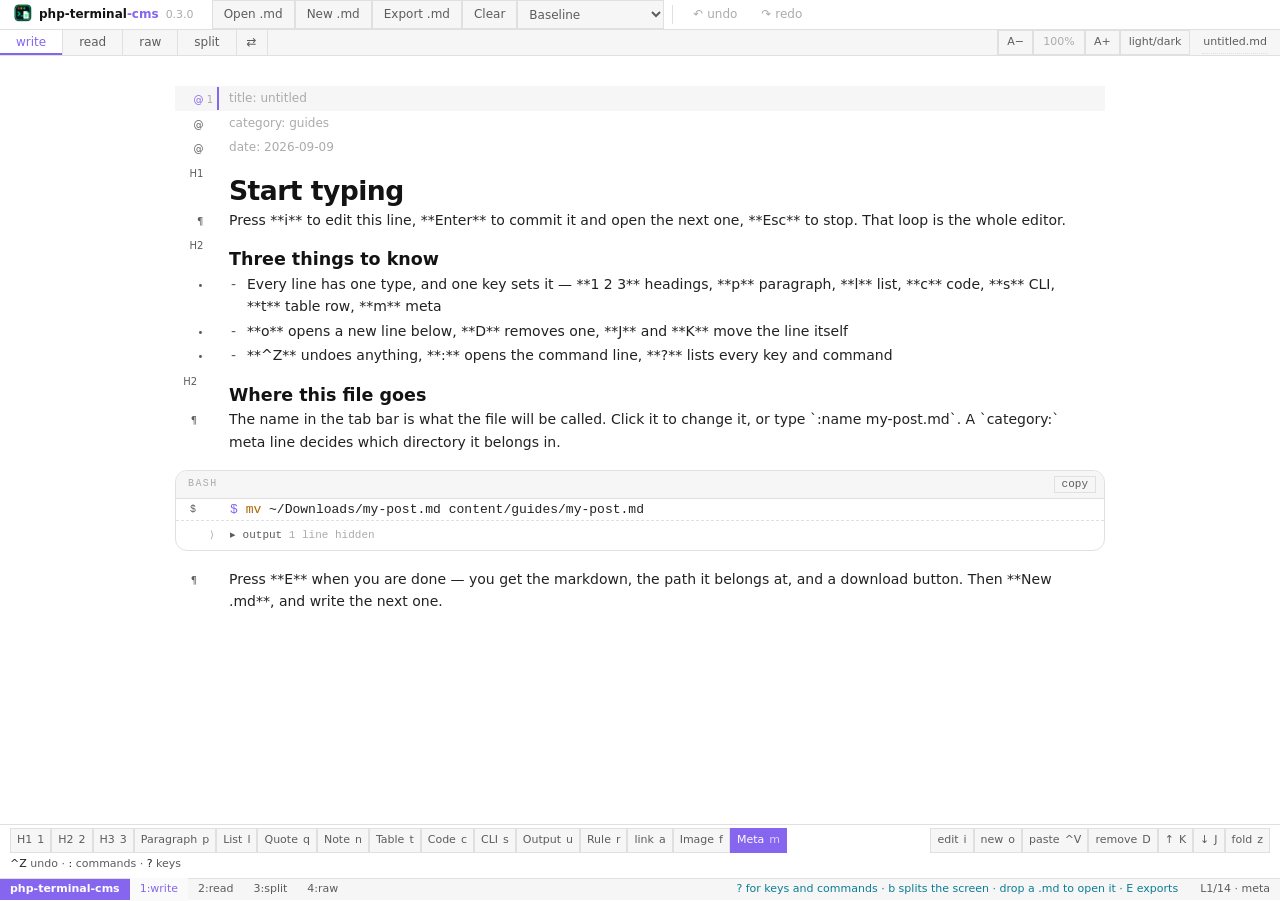
<file: editor/index.html>
<!doctype html>
<html lang="en" data-theme="baseline">
<head>
<meta charset="utf-8">
<meta name="viewport" content="width=device-width, initial-scale=1">
<title>php-terminal-cms — editor</title>
<meta name="robots" content="noindex, nofollow">
<meta name="referrer" content="no-referrer">
<meta http-equiv="Content-Security-Policy" content="default-src 'none'; script-src 'self'; style-src 'self'; img-src 'self' https: http: data:; connect-src 'none'; base-uri 'none'; form-action 'none'; object-src 'none'">
<link rel="icon" href="favicon.ico" type="image/x-icon">
<link rel="stylesheet" href="theme.css">
<link rel="stylesheet" href="themes/baseline.css">
<link rel="stylesheet" href="themes/flexoki.css">
<link rel="stylesheet" href="themes/github.css">
<link rel="stylesheet" href="themes/material-flat.css">
<link rel="stylesheet" href="themes/minimal.css">
<link rel="stylesheet" href="themes/origami.css">
<link rel="stylesheet" href="themes/retroma.css">
<link rel="stylesheet" href="themes/reverie.css">
<link rel="stylesheet" href="themes/shimmering-focus.css">
<link rel="stylesheet" href="themes/things.css">
<link rel="stylesheet" href="themes/underwater.css">
<link rel="stylesheet" href="themes/wasp.css">
<link rel="stylesheet" href="editor.css">
</head>
<body class="reader">
<div class="app">

  <div class="topbar">
    <div class="brand"><img class="logo" src="logo.png" alt="">php-terminal<span>-cms</span><i class="ver">0.3.0</i></div>
    <div class="acts">
      <button type="button" id="actOpen" title="open a markdown file (or drop one anywhere)">Open .md</button>
      <button type="button" id="actNew" title="start a new document (N)">New .md</button>
      <button type="button" id="actExport" title="the markdown, and the path it belongs at (E)">Export .md</button>
      <button type="button" id="actClear" title="empty this document">Clear</button>
      <select id="theme" title="the Theme the Editor is drawn in (:theme)"></select>
      <span class="bar"></span>
      <button type="button" id="actUndo" title="undo (Ctrl+Z)">↶ undo</button>
      <button type="button" id="actRedo" title="redo (Ctrl+Shift+Z)">↷ redo</button>
    </div>
    <div class="grow"></div>
  </div>

  <div class="tabs">
    <button data-tab="write" class="on">write</button>
    <button data-tab="read">read</button>
    <button data-tab="raw">raw</button>
    <button data-tab="split">split</button>
    <button class="icon" type="button" id="swap" title="swap the two panes (B)">⇄</button>
    <div class="grow"></div>
    <div class="zoom">
      <button type="button" id="zoomOut" title="smaller content (-)">A−</button>
      <button type="button" id="zoomPct" title="back to 100% (0)">100%</button>
      <button type="button" id="zoomIn" title="bigger content (+)">A+</button>
      <button type="button" id="palette" title="light ⇄ dark (T)">light/dark</button>
    </div>
    <div class="doc" title="the file this document becomes — click it to change it (R)">
      <b id="docname" tabindex="0"></b>
    </div>
  </div>

  <div class="panes" id="panes" data-mode="write" data-face="read" data-swap="no">
    <div class="pane write" id="tab-write"><div class="sheet" id="sheet"></div></div>
    <div class="pane readwrap" id="tab-read">
      <div class="reader-page" id="read"></div>
      <div class="raw-page" id="raw"><pre></pre></div>
    </div>
  </div>

  <div class="legend" id="legend"></div>

  <div class="cmd hidden" id="cmd">:<input id="cmdInput" spellcheck="false" autocomplete="off"></div>
  <div class="compl hidden" id="compl"></div>

  <div class="status">
    <div class="sess">php-terminal-cms</div>
    <div class="w on" data-tab="write">1:write</div>
    <div class="w" data-tab="read">2:read</div>
    <div class="w" data-tab="split">3:split</div>
    <div class="w" data-tab="raw">4:raw</div>
    <div class="grow"></div>
    <div class="msg" id="msg"></div>
    <div class="right" id="right"></div>
  </div>
</div>

<input type="file" id="openFile" accept=".md,text/markdown,text/plain" hidden>
<div class="prefix" id="prefix">^B — 1 write · 2 read · 3 split · 4 raw</div>

<div class="ov" id="help"><div class="card">
  <h4>keys and commands<span class="grow"></span><button data-close>esc</button></h4>
  <div class="body">
    <h5>move</h5>
    <div class="row"><kbd>j k · ↓ ↑</kbd><span>cursor — skips folded output</span></div>
    <div class="row"><kbd>g G</kbd><span>first / last line</span></div>
    <div class="row"><kbd>J K</kbd><span>move the LINE up / down</span></div>
    <div class="row"><kbd>drag ⠿</kbd><span>reorder with the mouse</span></div>
    <h5>write</h5>
    <div class="row"><kbd>i · Enter</kbd><span>edit in place — Enter commits and opens the next line</span></div>
    <div class="row"><kbd>o · O</kbd><span>new line below / above, straight into editing</span></div>
    <div class="row"><kbd>Tab ⇧Tab</kbd><span>editing a table row — cell to cell, and past the last cell the next row</span></div>
    <div class="row"><kbd>^&larr; ^&rarr;</kbd><span>move the selected table column — click the strip above a table to select one</span></div>
    <div class="row"><kbd>D · x</kbd><span>remove the line</span></div>
    <div class="row"><kbd>y</kbd><span>duplicate the line</span></div>
    <div class="row"><kbd>Esc</kbd><span>stop editing</span></div>
    <div class="row"><kbd>^Z · ^⇧Z</kbd><span>undo / redo — everything that changes the document</span></div>
    <h5>styles — one key each</h5>
    <div class="row"><kbd>1 2 3</kbd><span>H1 · H2 · H3</span></div>
    <div class="row"><kbd>p · l · q · n</kbd><span>paragraph · list · quote · note</span></div>
    <div class="row"><kbd>t</kbd><span>table row — a run of them is one table</span></div>
    <div class="row"><kbd>c · s · u</kbd><span>code · CLI · output</span></div>
    <div class="row"><kbd>r · f · m</kbd><span>rule · figure · meta</span></div>
    <div class="row"><kbd>Tab ⇧Tab</kbd><span>cycle the dialect of a code or CLI line — or the value of a theme: or palette: meta line</span></div>
    <div class="row"><kbd>:lang &lt;name&gt;</kbd><span>pick a dialect by name instead of cycling to it</span></div>
    <div class="row"><kbd>code</kbd><span class="subs" id="helpCode"></span></div>
    <div class="row"><kbd>CLI</kbd><span class="subs" id="helpCli"></span></div>
    <h5>blocks</h5>
    <div class="row"><kbd>z</kbd><span>fold / unfold this block's output</span></div>
    <div class="row"><kbd>C</kbd><span>copy this code or CLI block</span></div>
    <h5>document</h5>
    <div class="row"><kbd>Open .md</kbd><span>open a file — or drop one anywhere on the page</span></div>
    <div class="row"><kbd>^V</kbd><span>with no line open — markdown from the clipboard, added below the cursor as typed lines</span></div>
    <div class="row"><kbd>New .md · N</kbd><span>start a new document, keeping the category</span></div>
    <div class="row"><kbd>Export .md · E</kbd><span>the markdown, the path it belongs at, and a download</span></div>
    <div class="row"><kbd>Clear</kbd><span>empty this one — ^Z brings it back</span></div>
    <div class="row"><kbd>R</kbd><span>name the file — or click the name in the tab bar</span></div>
    <h5>screen</h5>
    <div class="row"><kbd>e · v · b</kbd><span>write · read · split screen (^B 1 · 2 · 3)</span></div>
    <div class="row"><kbd>w · ^B 4</kbd><span>raw — the markdown Export writes, live; split shows whichever of read and raw came last</span></div>
    <div class="row"><kbd>B</kbd><span>swap the panes — editor left or editor right</span></div>
    <div class="row"><kbd>+ − 0</kbd><span>content bigger · smaller · back to 100%</span></div>
    <div class="row"><kbd>T</kbd><span>palette, light ⇄ dark</span></div>
    <div class="row"><kbd>?</kbd><span>this help</span></div>
    <h5>addressing</h5>
    <div class="row"><kbd>a</kbd><span>the links in this line — or an image's file and caption</span></div>
    <div class="row"><kbd>^K</kbd><span>while editing — a link at the caret, or over what is selected</span></div>
    <div class="row"><kbd>1…9 · j k</kbd><span>pick a link, Enter opens it — <i>new link</i> is the last entry</span></div>
    <div class="row"><kbd>Tab</kbd><span>between the two fields — Enter commits, Esc leaves the line alone</span></div>
    <h5>command line — <kbd>:</kbd> opens it, Tab completes, Enter runs, Esc cancels</h5>
    <div class="cmds" id="cmdlist"></div>
  </div>
</div></div>

<div class="ov" id="exp"><div class="card">
  <h4>export — standard markdown<span class="grow"></span>
    <button id="expCopy">copy</button><button id="expDl">download .md</button>
    <button data-close>esc</button></h4>
  <div class="body">
    <div class="path">→ <b id="expPath"></b></div>
    <pre id="expMd"></pre>
    <h5>then move it — the editor never touches the server</h5>
    <pre id="expShip"></pre>
  </div>
</div></div>

<div class="ov" id="addr"><div class="card">
  <h4><span id="addrWhat">link</span><span class="grow"></span>
    <button type="button" id="addrClose">esc</button></h4>
  <div class="body">
    <div class="pick" id="addrPick"></div>
    <div class="form" id="addrForm">
      <div class="fld"><label id="addrLab1" for="addrA">wording</label>
        <input id="addrA" spellcheck="false" autocomplete="off"></div>
      <div class="fld"><label id="addrLab2" for="addrB">href</label>
        <input id="addrB" spellcheck="false" autocomplete="off"></div>
      <div class="warn" id="addrWarn"></div>
      <div class="hint">Tab between the fields · Enter commits · Esc leaves the line as it is</div>
    </div>
  </div>
</div></div>

<script type="text/markdown" id="starter">---
title: untitled
category: guides
date: 2026-09-09
---

# Start typing

Press **i** to edit this line, **Enter** to commit it and open the next one, **Esc** to stop. That loop is the whole editor.

## Three things to know

- Every line has one type, and one key sets it — **1 2 3** headings, **p** paragraph, **l** list, **c** code, **s** CLI, **t** table row, **m** meta
- **o** opens a new line below, **D** removes one, **J** and **K** move the line itself
- **^Z** undoes anything, **:** opens the command line, **?** lists every key and command

## Where this file goes

The name in the tab bar is what the file will be called. Click it to change it, or type `:name my-post.md`. A `category:` meta line decides which directory it belongs in.

```console
$ mv ~/Downloads/my-post.md content/guides/my-post.md
```

```output
the editor writes a file; moving it is your job
```

Press **E** when you are done — you get the markdown, the path it belongs at, and a download button. Then **New .md**, and write the next one.
</script>

<script src="langs.js"></script>
<script src="themes.js"></script>
<script src="editor.js"></script>
<script src="ui.js"></script>
</body>
</html>
</file>
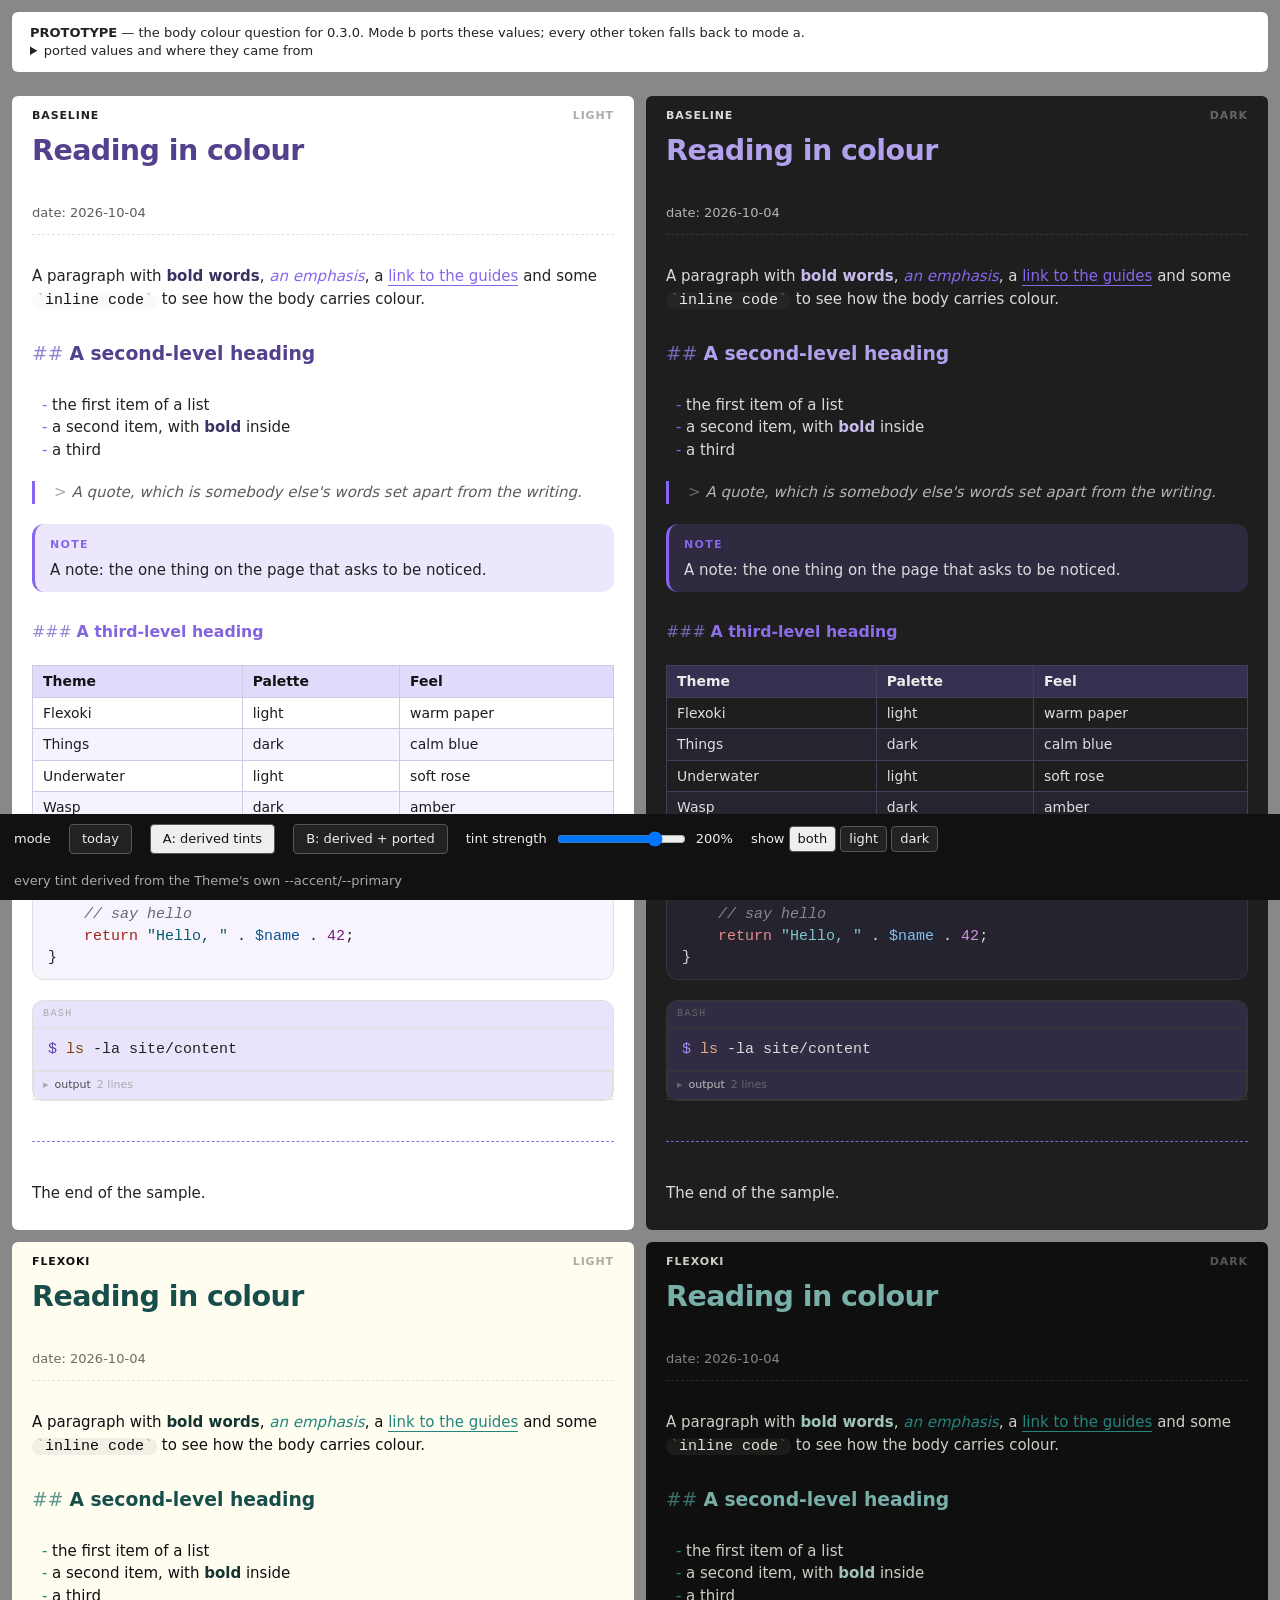
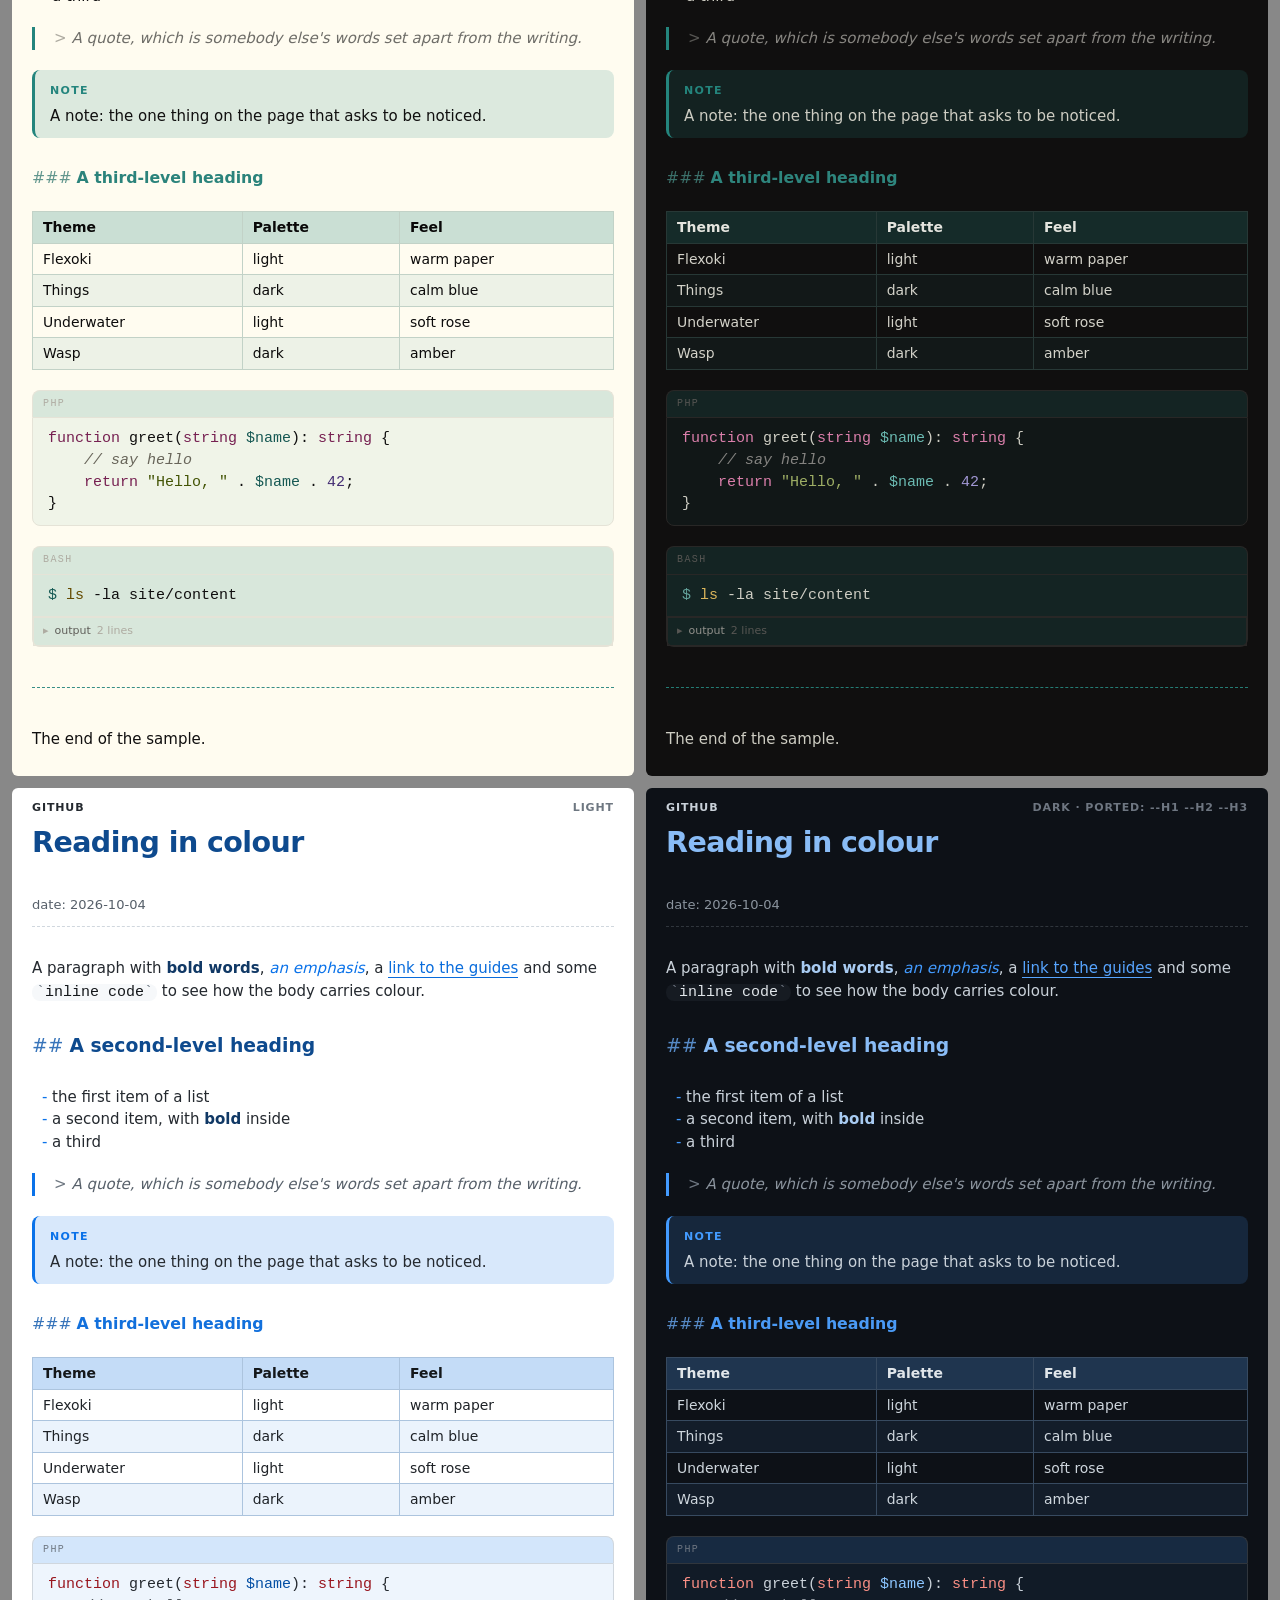
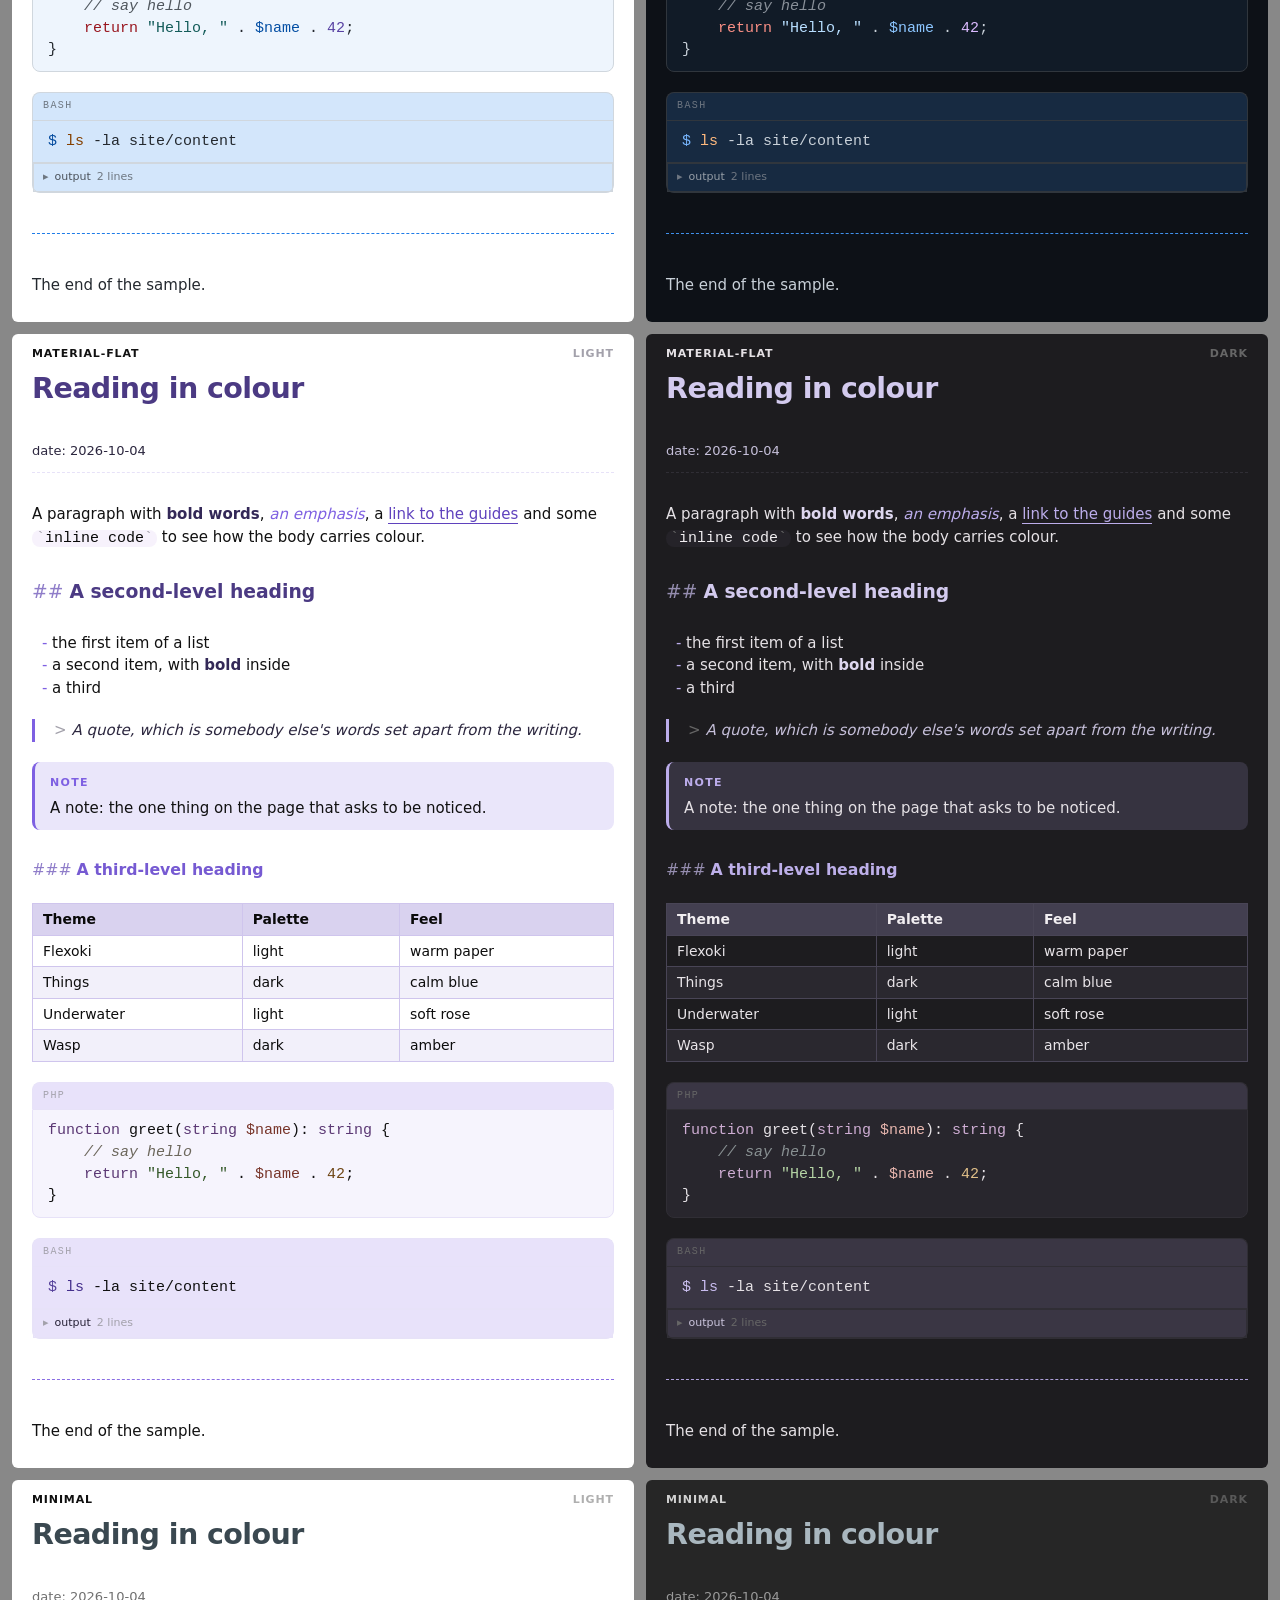
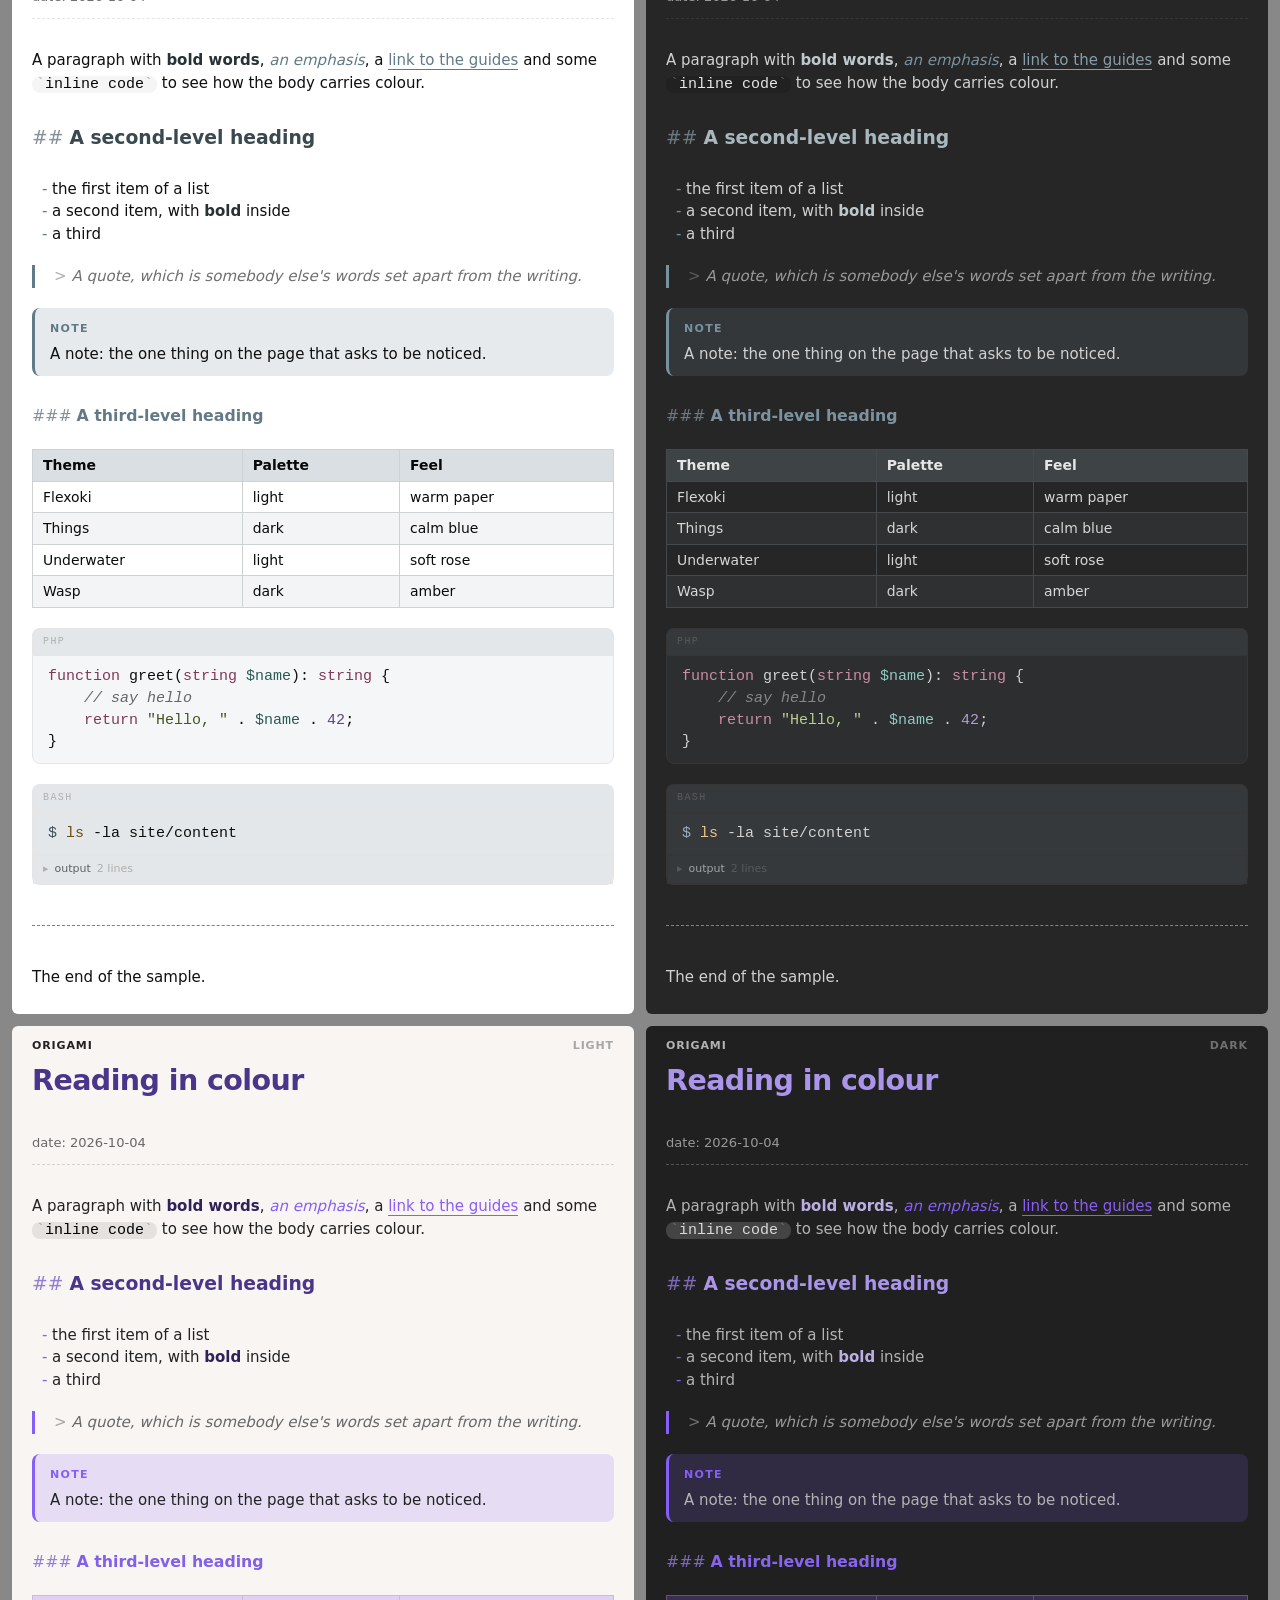
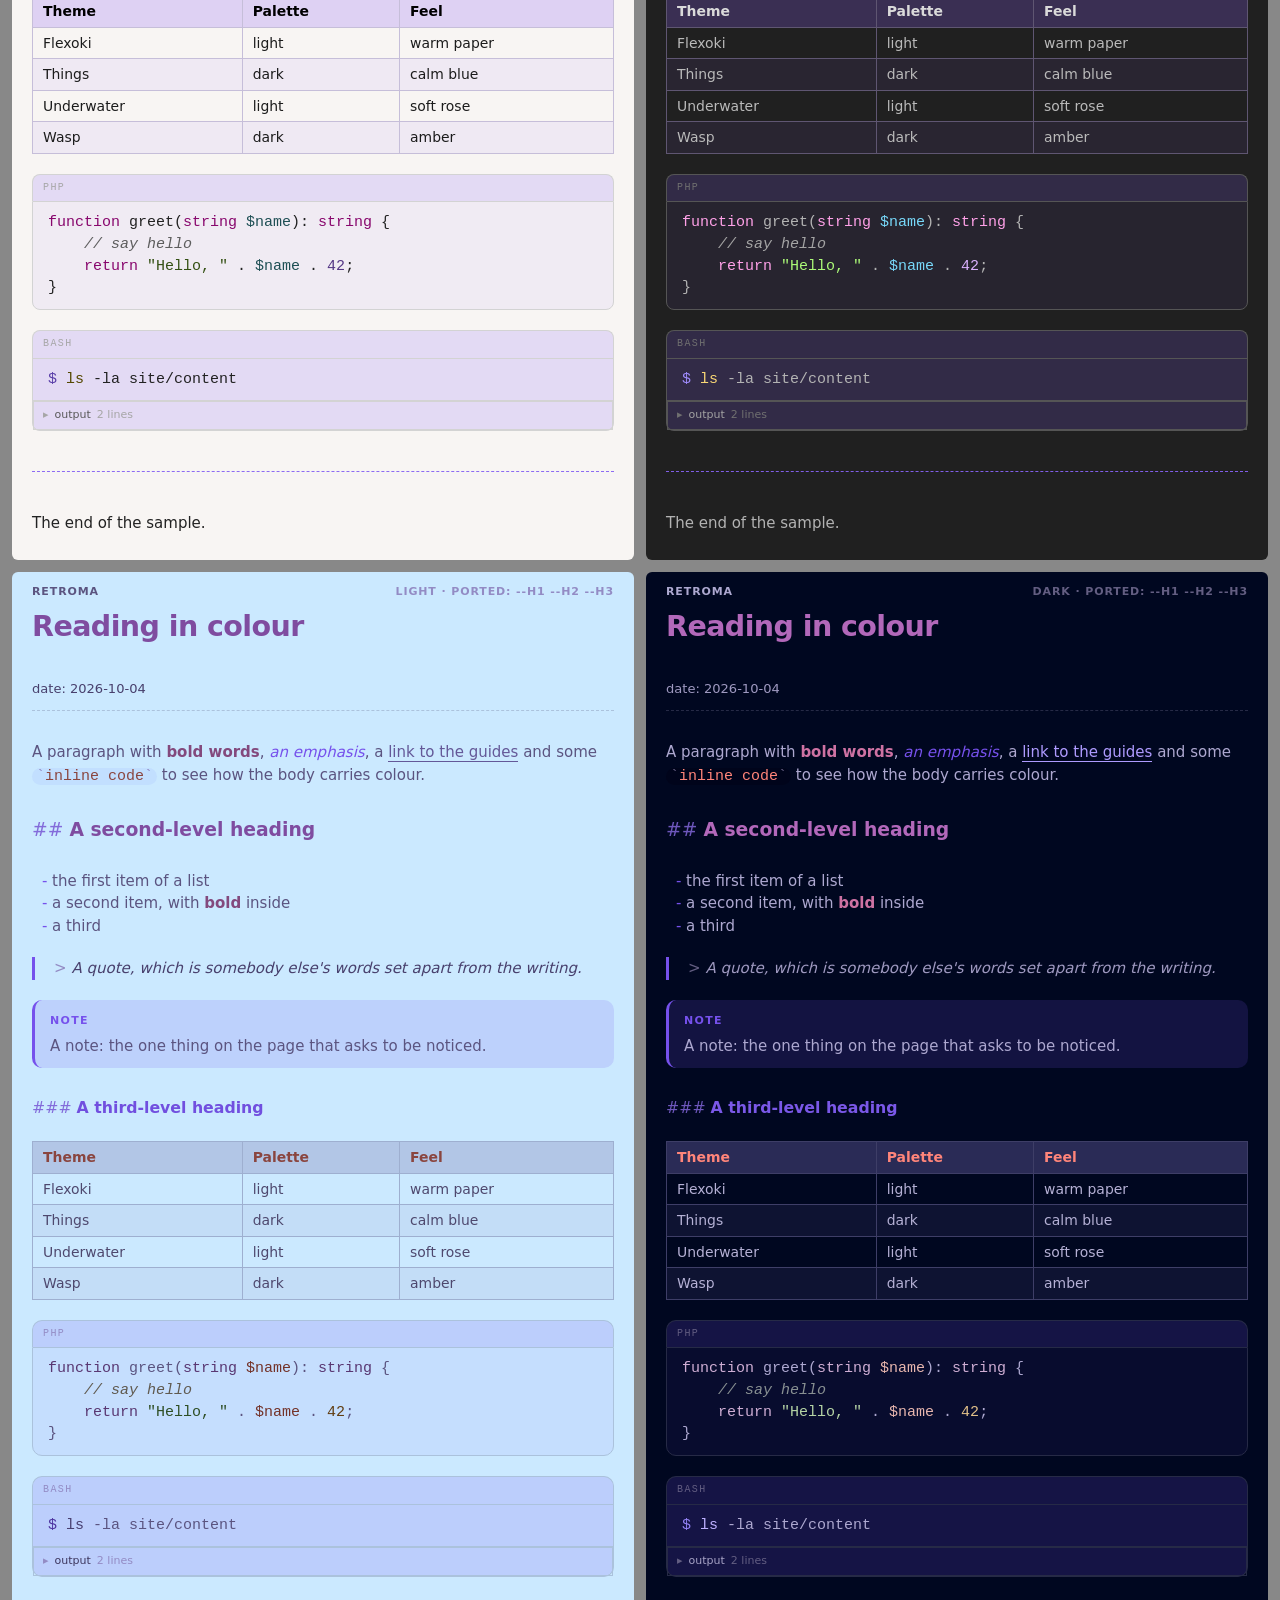
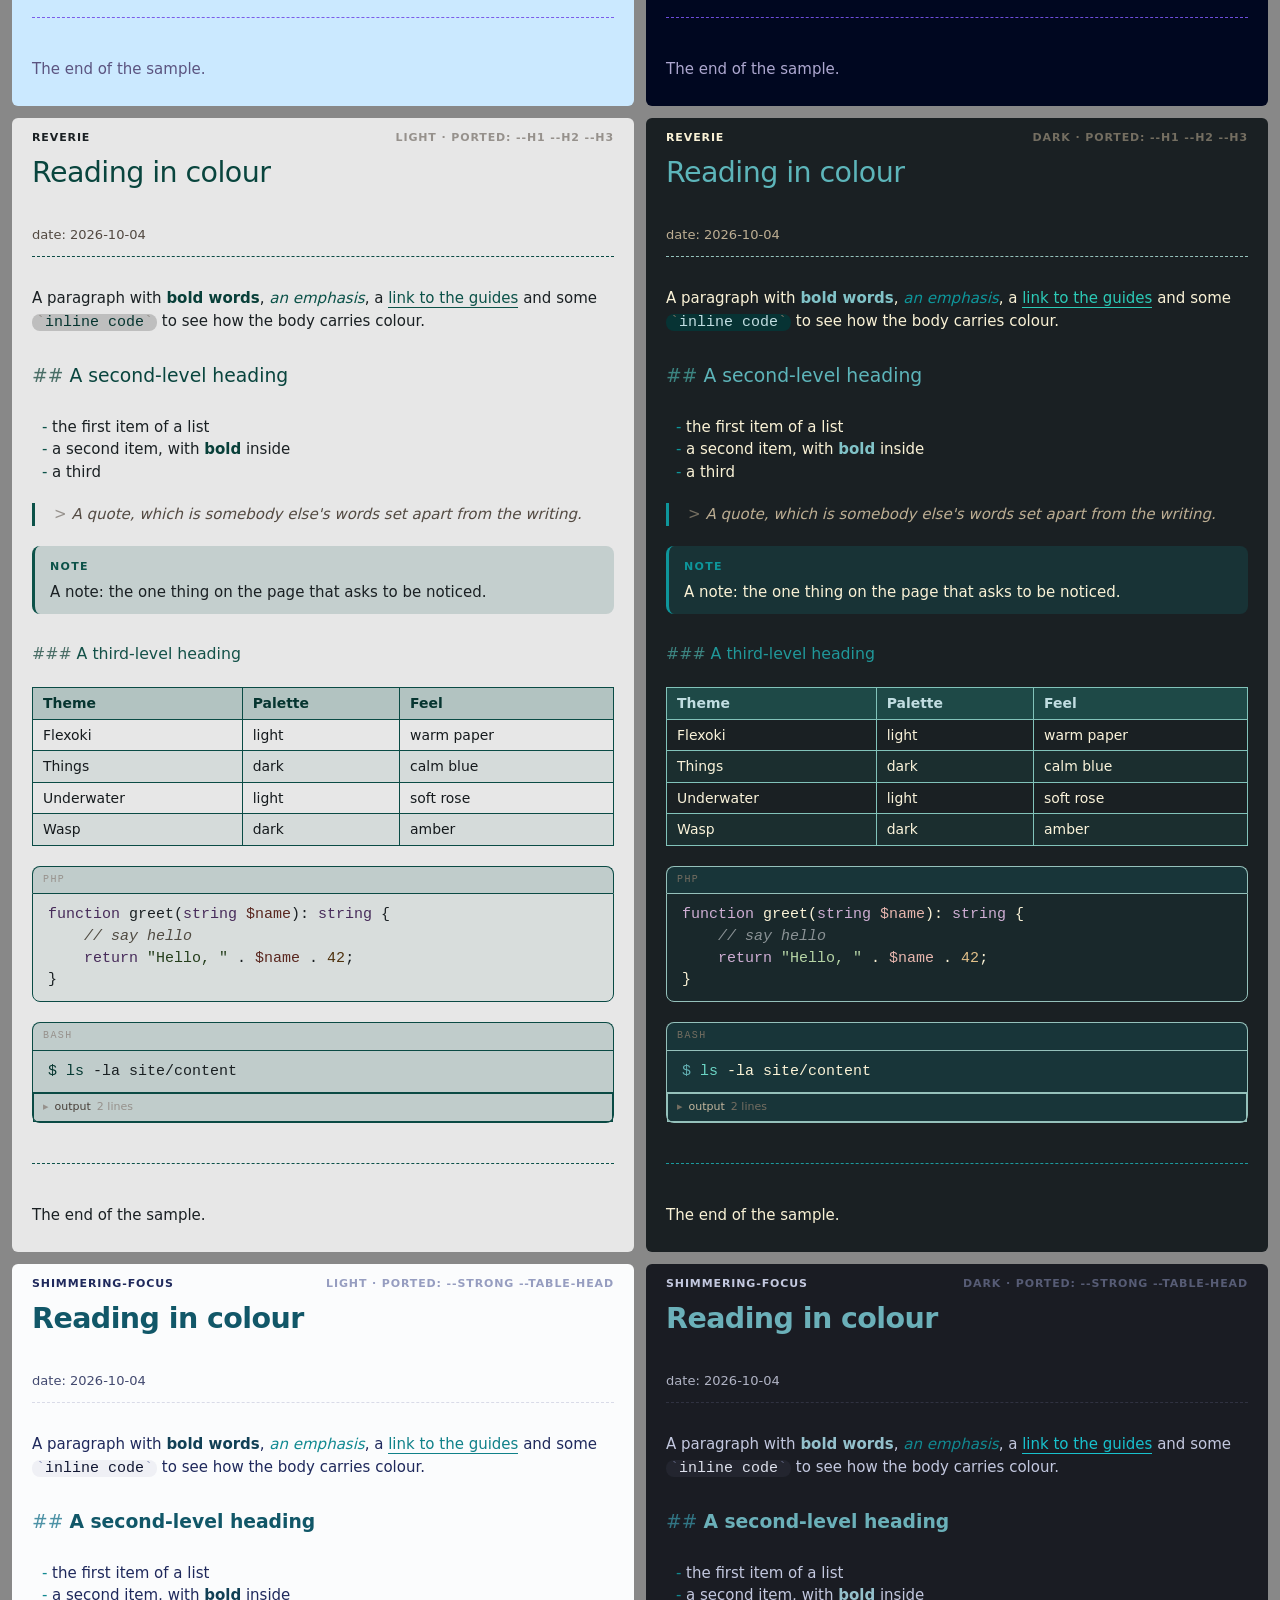
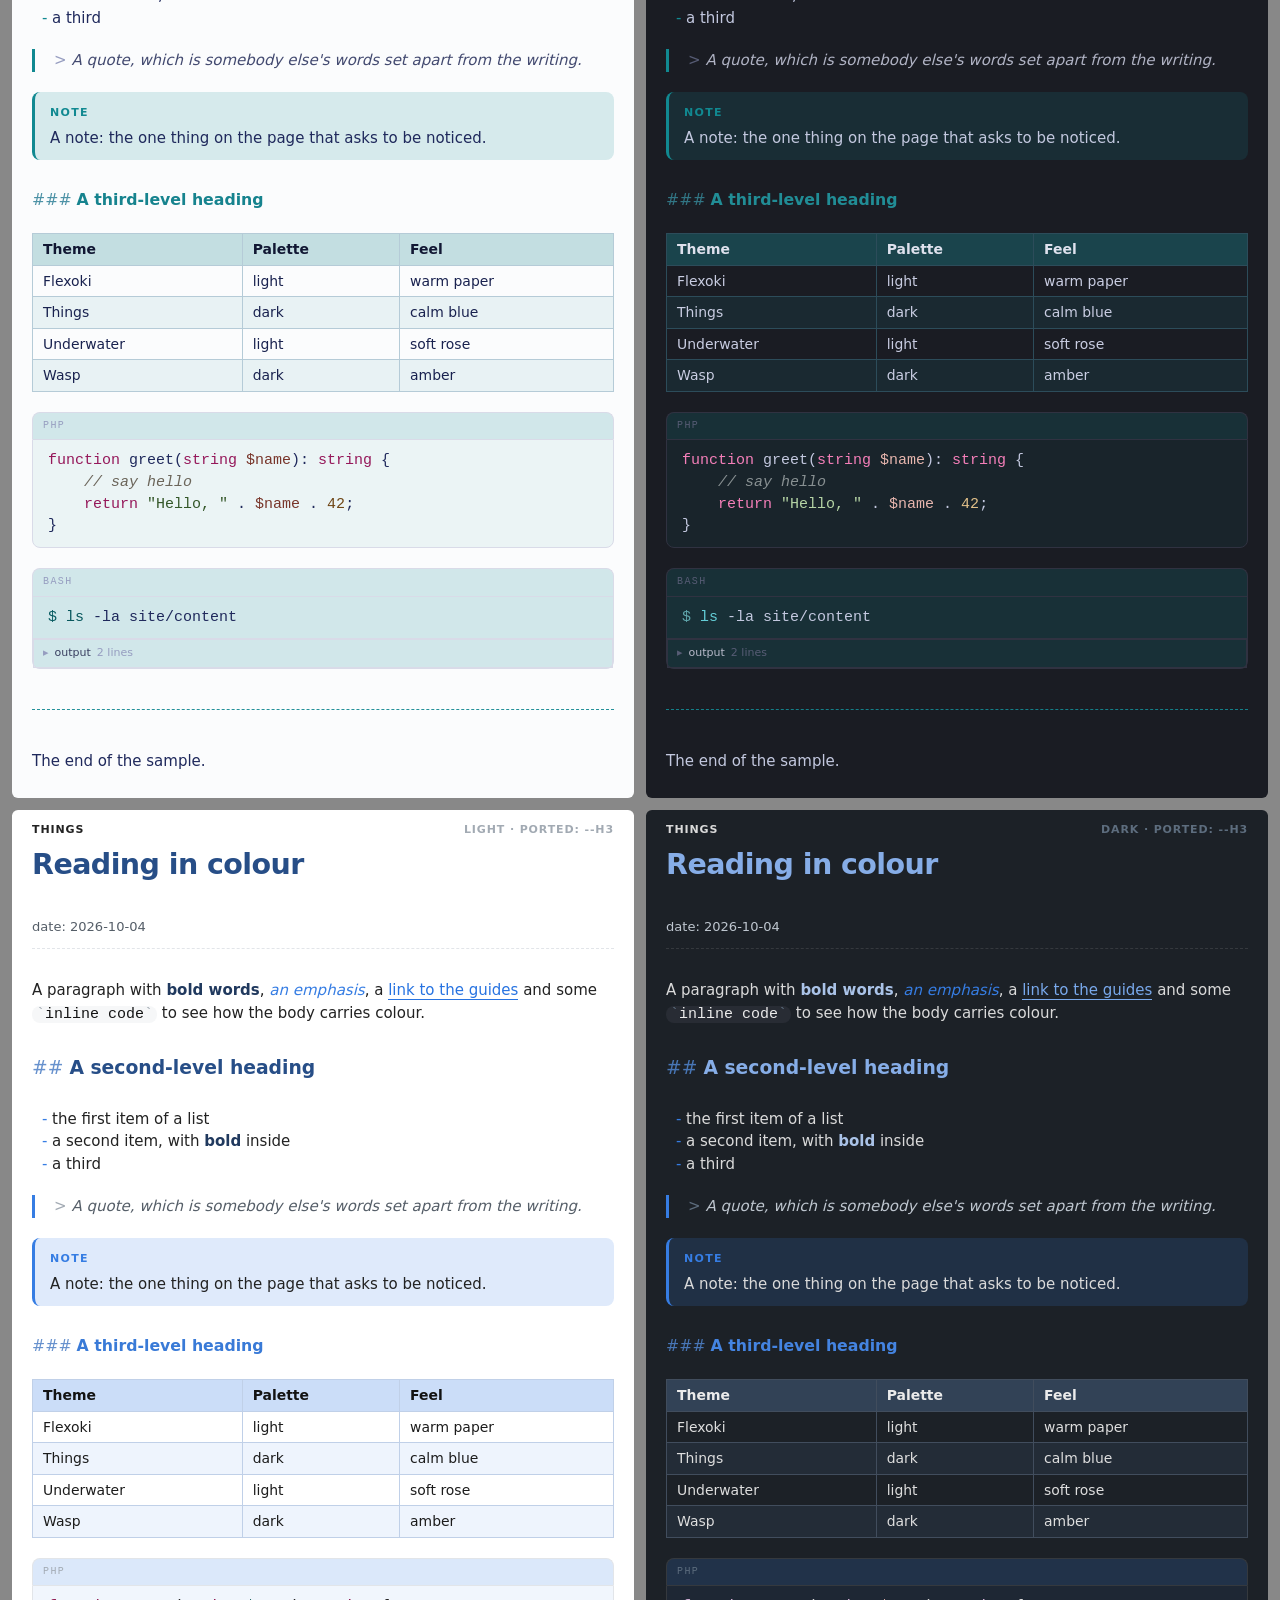
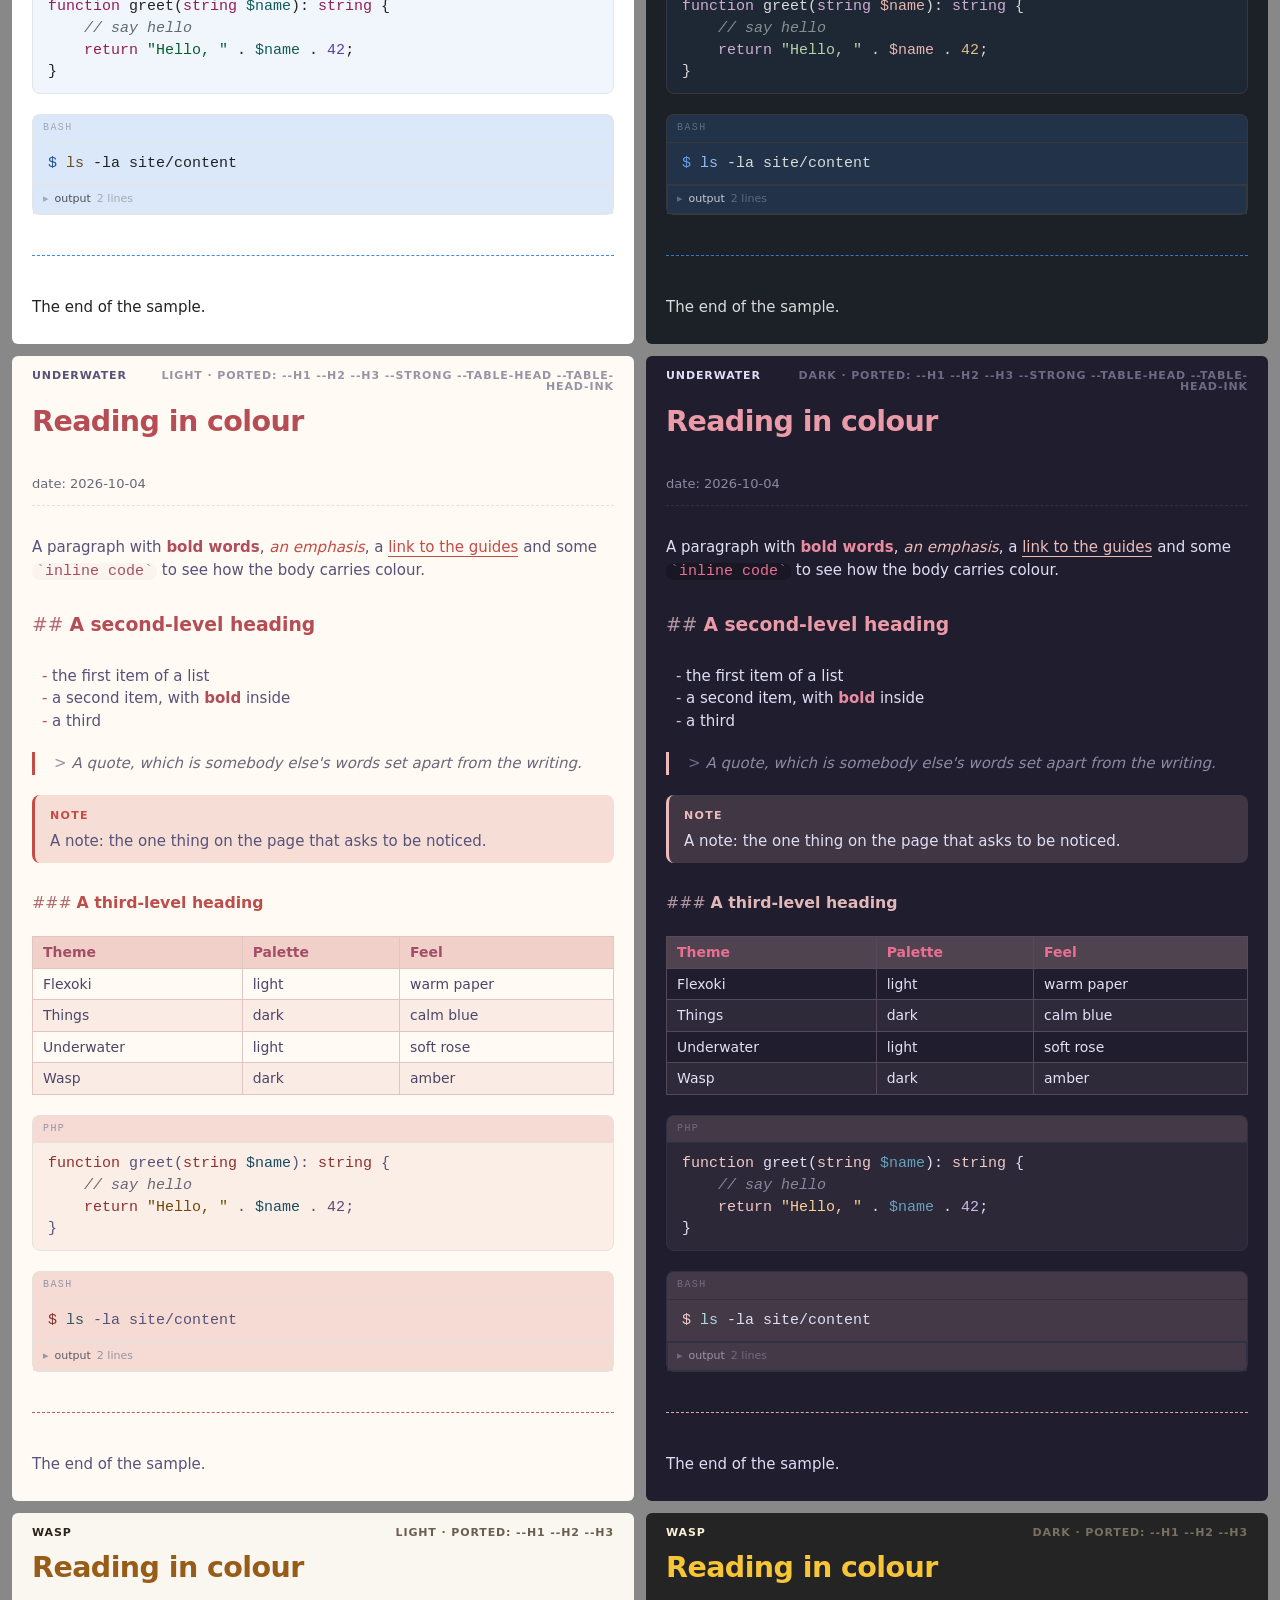
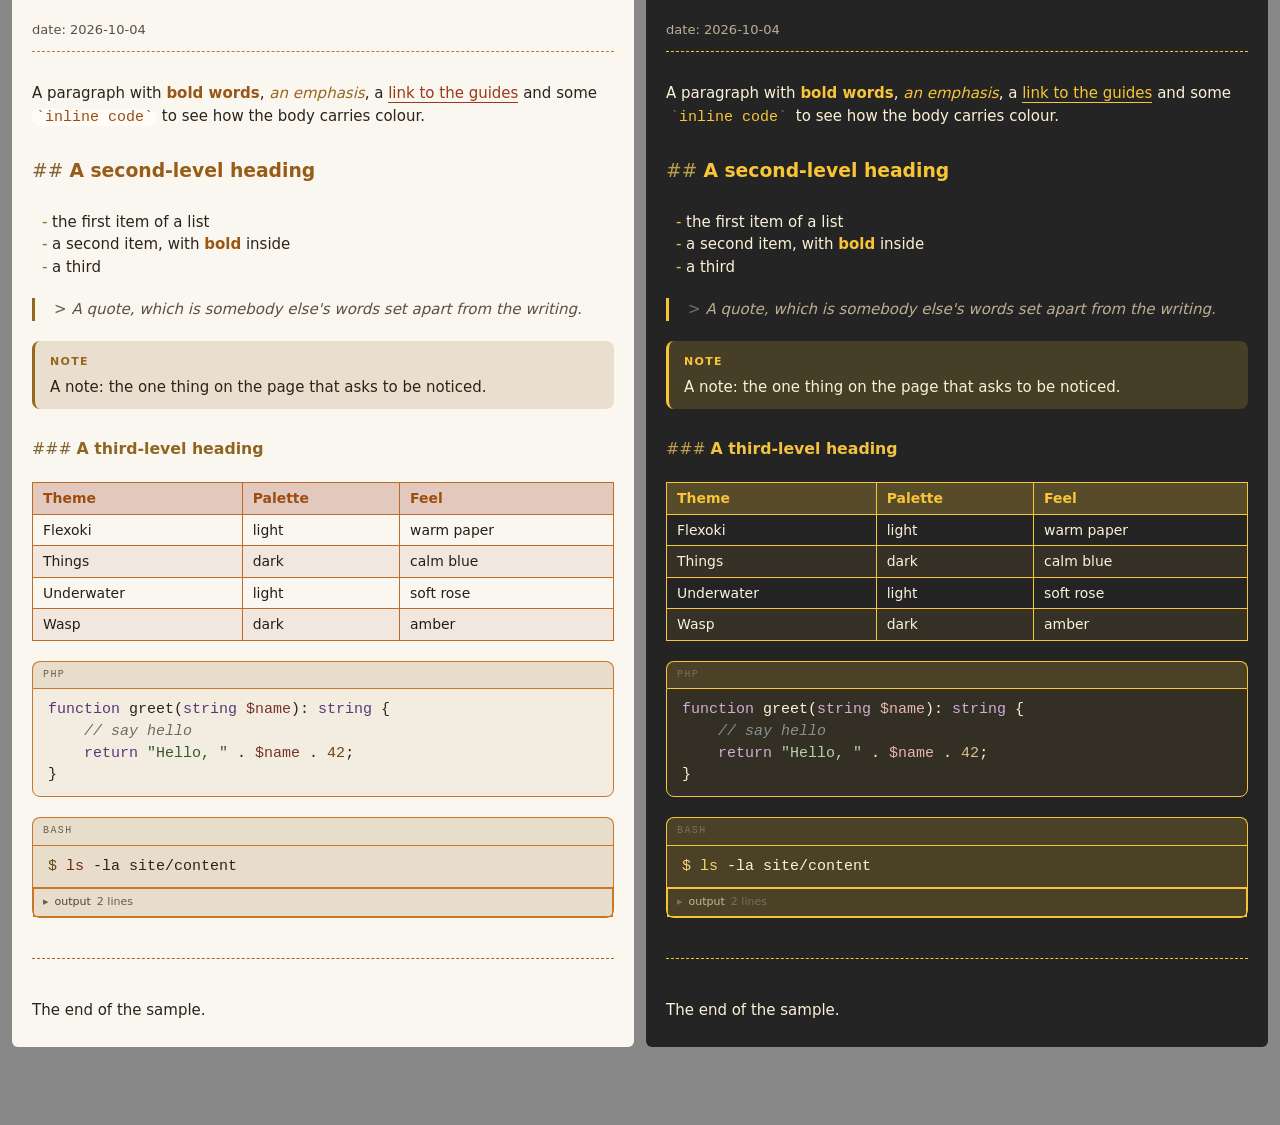
<file: .scratch/0-3-0/prototype/body-colour.html>
<!doctype html>
<!--
  PROTOTYPE — throwaway. Not part of the software, never shipped.
  Question: how much colour should a Theme put into the article body?
  One article, twelve Themes x two Palettes, three modes switched from the
  bar at the bottom (or ?mode=today|a|b):
    today  the sheet as it is in 0.2.0
    a      derived tints: each Theme's own --accent / --primary mixed in at
           low strength (note wash, table head, zebra, quote bar, headings,
           bold, the rule)
    b      a, plus the optional tokens --h1 --h2 --h3 --strong --table-head
           --table-head-ink where the Theme's Obsidian source sets them by
           default; anything a source leaves alone falls back to a's tint
  Open it straight from disk: it links the real generated sheets in
  site/public/, so it reads the true tokens.
-->
<html lang="en">
<head>
<meta charset="utf-8">
<meta name="viewport" content="width=device-width, initial-scale=1">
<title>Body colour prototype</title>
<link rel="stylesheet" href="../../../site/public/theme.css">
<link rel="stylesheet" href="../../../site/public/themes/baseline.css">
<link rel="stylesheet" href="../../../site/public/themes/flexoki.css">
<link rel="stylesheet" href="../../../site/public/themes/github.css">
<link rel="stylesheet" href="../../../site/public/themes/material-flat.css">
<link rel="stylesheet" href="../../../site/public/themes/minimal.css">
<link rel="stylesheet" href="../../../site/public/themes/origami.css">
<link rel="stylesheet" href="../../../site/public/themes/retroma.css">
<link rel="stylesheet" href="../../../site/public/themes/reverie.css">
<link rel="stylesheet" href="../../../site/public/themes/shimmering-focus.css">
<link rel="stylesheet" href="../../../site/public/themes/things.css">
<link rel="stylesheet" href="../../../site/public/themes/underwater.css">
<link rel="stylesheet" href="../../../site/public/themes/wasp.css">
<style>
  /* ---- the knobs: the strength of every derived tint (the slider scales them all) */
  :root {
    --t-wash:  8%;   /* note background: accent into bg */
    --t-head:  12%;  /* table head: primary into bg */
    --t-zebra: 4%;   /* every other row: primary into bg */
    --t-bar:   70%;  /* quote bar and note bar: accent into border */
    --t-ink:   28%;  /* h1/h2 text: accent into fg-strong */
    --t-ink3:  45%;  /* h3 text: accent into secondary */
    --t-bold:  18%;  /* bold: accent into fg-strong */
    --t-rule:  45%;  /* the rule: accent into border */
    --t-codebar: 9%;   /* a Code/CLI block's bar, a CLI body, an output: accent into bg */
    --t-code:    3.5%; /* a Code block's body: accent into bg */
  }
  /* code blocks, every Dialect alike, calibrated on Material Flat's own
     --block-bg / --code-bg (~18% / ~7% of its accent at 200%) */
  .mode-a .pane .block-bar, .mode-b .pane .block-bar,
  .mode-a .pane pre.cli, .mode-b .pane pre.cli,
  .mode-a .pane .outsec, .mode-b .pane .outsec {
    background: color-mix(in srgb, var(--accent) var(--t-codebar), var(--bg));
  }
  .mode-a .pane pre.code, .mode-b .pane pre.code {
    background: color-mix(in srgb, var(--accent) var(--t-code), var(--bg));
  }

  /* ---- prototype chrome (not part of the question) */
  html, body { margin: 0; background: #888; }
  body { font: 13px/1.4 system-ui, sans-serif; padding-bottom: 90px; }
  .grid { display: grid; grid-template-columns: repeat(auto-fill, minmax(460px, 1fr)); gap: 12px; padding: 12px; }
  .pane { background: var(--bg); color: var(--fg); font: var(--global-font-size)/var(--global-line-height) var(--font-body);
          padding: 14px 20px 6px; border-radius: 6px; min-width: 0; }
  .pane .label { font: 600 11px/1 system-ui, sans-serif; letter-spacing: .08em; text-transform: uppercase;
                 color: var(--faint); margin: 0 0 12px; display: flex; justify-content: space-between; gap: 12px; }
  .pane .label span { text-align: right; }
  .pane .label b { color: var(--fg); }
  .bar { position: fixed; left: 0; right: 0; bottom: 0; background: #111; color: #eee; padding: 10px 14px;
         display: flex; gap: 18px; align-items: center; flex-wrap: wrap; z-index: 9; }
  .bar button { font: inherit; padding: 5px 12px; border-radius: 4px; border: 1px solid #555; background: #222; color: #eee; cursor: pointer; }
  .bar button.on { background: #eee; color: #111; }
  .bar label { display: flex; gap: 8px; align-items: center; }
  .bar .mode-note { color: #aaa; }
  .filters button { padding: 3px 8px; }
  .sources { background: #fff; color: #222; margin: 12px; padding: 12px 18px; border-radius: 6px; }
  .sources table { border-collapse: collapse; font-size: 12px; }
  .sources td, .sources th { border: 1px solid #ccc; padding: 3px 8px; text-align: left; vertical-align: top; }
  .sources .sw { display: inline-block; width: 11px; height: 11px; border-radius: 2px; vertical-align: -1px; margin-right: 4px; border: 1px solid #0003; }
  .pane.hide { display: none; }

  /* ---- mode a: derived tints, and mode b falls back to them ---- */
  .mode-a .pane .note, .mode-b .pane .note {
    background: color-mix(in srgb, var(--note, var(--accent)) var(--t-wash), var(--bg));
    border-left: 3px solid color-mix(in srgb, var(--note, var(--accent)) var(--t-bar), var(--border));
  }
  .mode-a .pane .note-tag, .mode-b .pane .note-tag { color: var(--note, var(--accent)); font-weight: 600; }

  .mode-a .pane th, .mode-b .pane th {
    background: var(--table-head, color-mix(in srgb, var(--primary) var(--t-head), var(--bg)));
    color: var(--table-head-ink, var(--fg-strong));
  }
  .mode-a .pane th, .mode-a .pane td, .mode-b .pane th, .mode-b .pane td {
    border-color: color-mix(in srgb, var(--primary) 18%, var(--border));
  }
  .mode-a .pane tbody tr:nth-child(even), .mode-b .pane tbody tr:nth-child(even) {
    background: color-mix(in srgb, var(--primary) var(--t-zebra), var(--bg));
  }
  .mode-a .pane tbody tr:hover, .mode-b .pane tbody tr:hover {
    background: color-mix(in srgb, var(--primary) calc(var(--t-zebra) * 2.5), var(--bg));
  }

  .mode-a .pane blockquote, .mode-b .pane blockquote {
    border-left: 3px solid color-mix(in srgb, var(--accent) var(--t-bar), var(--border));
  }

  .mode-a .pane h1, .mode-b .pane h1 { color: var(--h1, color-mix(in srgb, var(--accent) var(--t-ink), var(--fg-strong))); }
  .mode-a .pane h2, .mode-b .pane h2 { color: var(--h2, color-mix(in srgb, var(--accent) var(--t-ink), var(--fg-strong))); }
  .mode-a .pane h3, .mode-b .pane h3 { color: var(--h3, color-mix(in srgb, var(--accent) var(--t-ink3), var(--secondary))); }
  .mode-a .pane h2::before, .mode-a .pane h3::before,
  .mode-b .pane h2::before, .mode-b .pane h3::before { color: color-mix(in srgb, var(--accent) 55%, var(--faint)); }

  .mode-a .pane strong, .mode-b .pane strong { color: var(--strong, color-mix(in srgb, var(--accent) var(--t-bold), var(--fg-strong))); }
  .mode-a .pane hr, .mode-b .pane hr { border-bottom-color: color-mix(in srgb, var(--accent) var(--t-rule), var(--border)); }
  .mode-a .pane li::before, .mode-b .pane li::before { color: var(--accent); }
</style>
<style id="ported"></style>
</head>
<body>

<div class="sources" id="sources"></div>
<div class="grid" id="grid"></div>

<div class="bar">
  <span>mode</span>
  <button data-mode="today">today</button>
  <button data-mode="a">A: derived tints</button>
  <button data-mode="b">B: derived + ported</button>
  <label>tint strength <input id="k" type="range" min="0" max="250" value="200"> <span id="kv">200%</span></label>
  <span class="filters">show
    <button data-show="all" class="on">both</button>
    <button data-show="light">light</button>
    <button data-show="dark">dark</button>
  </span>
  <span class="mode-note" id="modeNote"></span>
</div>

<template id="article">
<article class="doc">
<h1>Reading in colour</h1>
<div class="doc-meta">date: 2026-10-04</div>
<p>A paragraph with <strong>bold words</strong>, <em>an emphasis</em>, a <a href="#">link to the guides</a> and some <code>inline code</code> to see how the body carries colour.</p>
<h2 id="a-second-level-heading">A second-level heading</h2>
<ul><li>the first item of a list</li><li>a second item, with <strong>bold</strong> inside</li><li>a third</li></ul>
<blockquote>A quote, which is somebody else&#039;s words set apart from the writing.</blockquote>
<div class="note"><span class="note-tag">note</span>A note: the one thing on the page that asks to be noticed.</div>
<h3 id="a-third-level-heading">A third-level heading</h3>
<div class="tablewrap"><table><thead><tr><th>Theme</th><th>Palette</th><th>Feel</th></tr></thead><tbody><tr><td>Flexoki</td><td>light</td><td>warm paper</td></tr><tr><td>Things</td><td>dark</td><td>calm blue</td></tr><tr><td>Underwater</td><td>light</td><td>soft rose</td></tr><tr><td>Wasp</td><td>dark</td><td>amber</td></tr></tbody></table></div>
<div class="block"><div class="block-bar"><span class="lang">php</span></div><pre class="code"><span class="tk-kw">function</span> greet(<span class="tk-kw">string</span> <span class="tk-var">$name</span>): <span class="tk-kw">string</span> {
    <span class="tk-com">// say hello</span>
    <span class="tk-kw">return</span> <span class="tk-str">&quot;Hello, &quot;</span> . <span class="tk-var">$name</span> . <span class="tk-num">42</span>;
}</pre></div>
<div class="block"><div class="block-bar"><span class="lang">bash</span></div><pre class="cli"><span class="pr">$</span> <span class="tk-bi">ls</span> -la site/content</pre><details class="outsec"><summary>output <i>2 lines</i></summary><pre class="outp">total 12
drwxr-xr-x about</pre></details></div>
<hr>
<p>The end of the sample.</p>
</article>
</template>

<script>
/* The Themes, in the order of shared/themes/. */
var THEMES = ['baseline', 'flexoki', 'github', 'material-flat', 'minimal', 'origami',
              'retroma', 'reverie', 'shimmering-focus', 'things', 'underwater', 'wasp'];

/* Mode b's ported values: what each Obsidian source sets by default on body /
   .theme-light / .theme-dark (no style-settings class applied), resolved in a
   browser from the source's theme.css. Only values that differ from the
   source's own text colour are taken; everything else is left unset and
   falls back to mode a's tint. `from` names the source variable. */
var PORTED = {
  'github': {
    from: '--h1/2/3-color (dark only differs), krios2146/obsidian-theme-github',
    dark:  { '--h1': '#7ee787', '--h2': '#7ee787', '--h3': '#7ee787' }
  },
  'retroma': {
    from: '--h1/2/3-color = --rtm-color-red/orange/yellow, emarpiee/Retroma',
    light: { '--h1': 'oklch(0.5 0.1 26.4)', '--h2': 'oklch(0.5 0.1 64.0)', '--h3': 'oklch(0.5 0.1 102.5)' },
    dark:  { '--h1': 'oklch(0.75 0.15 26.4)', '--h2': 'oklch(0.75 0.15 64.0)', '--h3': 'oklch(0.75 0.15 102.5)' }
  },
  'reverie': {
    from: '--h1/2/3-color, santiyounger/Reverie-Obsidian-Theme',
    light: { '--h1': '#063530', '--h2': '#073d38', '--h3': '#084540' },
    dark:  { '--h1': '#c1dde1', '--h2': '#8ab8bd', '--h3': '#56a7b0' }
  },
  'shimmering-focus': {
    from: '--bold-color = --text-accent-hover, --table-header-background = --bg5, chrisgrieser/shimmering-focus',
    light: { '--strong': '#dc388f', '--table-head': '#d9dbe8' },
    dark:  { '--strong': '#ed5aa8', '--table-head': '#303241' }
  },
  'things': {
    from: '--h3-color = --blue, colineckert/obsidian-things',
    light: { '--h3': '#2b73d7' },
    dark:  { '--h3': '#3986f2' },
    adjusted: 'source #2e80f2 is 3.83:1 on light and 4.23:1 on dark; nudged to 4.5:1'
  },
  'underwater': {
    from: '--h1 love, --h2 rose, --h3 gold, --bold love, table head iris on surface, seniblue/Underwater',
    light: { '--h1': '#b4637a', '--h2': '#cc7c78', '--h3': '#9d6923', '--strong': '#b4637a',
             '--table-head': '#907aa9', '--table-head-ink': '#fffaf3' },
    dark:  { '--h1': '#eb6f92', '--h2': '#ebbcba', '--h3': '#f6c177', '--strong': '#eb6f92',
             '--table-head': '#c4a7e7', '--table-head-ink': '#1f1d2e' },
    adjusted: 'light --h2 rose #d7827e (2.74:1) and --h3 gold #ea9d34 (2.16:1) darkened in their own hue to #cc7c78 (3:1) and #9d6923 (4.5:1)'
  },
  'wasp': {
    from: '--h1/2/3-color, santiyounger/Wasp-Obsidian-Theme',
    light: { '--h1': '#9a4e12', '--h2': '#924e14', '--h3': '#8f5514' },
    dark:  { '--h1': '#f8c537', '--h2': '#e8d49a', '--h3': '#d49335' }
  }
};
var NONE = {
  'baseline': 'sets no heading, bold or table colour of its own',
  'flexoki': 'ships a palette only; headings stay text',
  'material-flat': 'headings and bold follow text',
  'minimal': 'coloured headings are a style-settings option, off by default',
  'origami': 'coloured headings are an option (o-colorful-headings), off by default'
};

/* the ported values as a sheet, active in mode b only */
var css = '';
Object.keys(PORTED).forEach(function (t) {
  ['light', 'dark'].forEach(function (p) {
    var v = PORTED[t][p]; if (!v) return;
    css += '.mode-b [data-theme="' + t + '"][data-palette="' + p + '"] {' +
      Object.keys(v).map(function (k) { return k + ':' + v[k]; }).join(';') + '}\n';
  });
});
document.getElementById('ported').textContent = css;

/* the 24 panes */
var tpl = document.getElementById('article').innerHTML, grid = document.getElementById('grid');
THEMES.forEach(function (t) {
  ['light', 'dark'].forEach(function (p) {
    var s = document.createElement('section');
    s.className = 'pane reader';
    s.setAttribute('data-theme', t);
    s.setAttribute('data-palette', p);
    s.innerHTML = '<div class="label"><b>' + t + '</b><span>' + p +
      (PORTED[t] && PORTED[t][p] ? ' · ported: ' + Object.keys(PORTED[t][p]).join(' ') : '') +
      '</span></div>' + tpl;
    grid.appendChild(s);
  });
});

/* the sources table */
function sw(c) { return '<span class="sw" style="background:' + c + '"></span>' + c; }
var rows = '';
THEMES.forEach(function (t) {
  var P = PORTED[t];
  if (!P) { rows += '<tr><td>' + t + '</td><td colspan="3">— ' + (NONE[t] || '') + '</td></tr>'; return; }
  ['light', 'dark'].forEach(function (p, i) {
    var v = P[p] || {};
    rows += '<tr>' + (i === 0 ? '<td rowspan="2">' + t + '</td>' : '') + '<td>' + p + '</td><td>' +
      (Object.keys(v).map(function (k) { return k + ' ' + sw(v[k]); }).join('<br>') || '— (as light, unset)') +
      '</td>' + (i === 0 ? '<td rowspan="2">' + P.from + (P.adjusted ? '<br><i>contrast: ' + P.adjusted + '</i>' : '') + '</td>' : '') + '</tr>';
  });
});
document.getElementById('sources').innerHTML =
  '<b>PROTOTYPE</b> — the body colour question for 0.3.0. Mode b ports these values; every other token falls back to mode a. ' +
  '<details><summary>ported values and where they came from</summary><table><tr><th>Theme</th><th>Palette</th><th>tokens</th><th>source</th></tr>' +
  rows + '</table></details>';

/* mode switch, remembered in the URL */
var NOTES = { today: 'the 0.2.0 sheet, untouched', a: 'every tint derived from the Theme\'s own --accent/--primary',
              b: 'a, plus the source\'s own heading/bold/table colours where it has them' };
function setMode(m) {
  document.documentElement.className = 'mode-' + m;
  document.querySelectorAll('[data-mode]').forEach(function (b) { b.classList.toggle('on', b.dataset.mode === m); });
  document.getElementById('modeNote').textContent = NOTES[m];
  var u = new URL(location.href); u.searchParams.set('mode', m); history.replaceState(null, '', u);
}
document.querySelectorAll('[data-mode]').forEach(function (b) { b.onclick = function () { setMode(b.dataset.mode); }; });
setMode(new URL(location.href).searchParams.get('mode') || 'a');

/* the slider scales every knob from its default */
var BASE = { '--t-wash': 8, '--t-head': 12, '--t-zebra': 4, '--t-bar': 70, '--t-ink': 28, '--t-ink3': 45, '--t-bold': 18, '--t-rule': 45, '--t-codebar': 9, '--t-code': 3.5 };
var kIn = document.getElementById('k');
kIn.oninput = function () {
  var k = this.value / 100;
  Object.keys(BASE).forEach(function (n) {
    document.documentElement.style.setProperty(n, Math.min(100, BASE[n] * k).toFixed(1) + '%');
  });
  document.getElementById('kv').textContent = this.value + '%';
};
kIn.oninput();

/* light / dark filter */
document.querySelectorAll('[data-show]').forEach(function (b) {
  b.onclick = function () {
    document.querySelectorAll('[data-show]').forEach(function (x) { x.classList.toggle('on', x === b); });
    document.querySelectorAll('.pane').forEach(function (p) {
      p.classList.toggle('hide', b.dataset.show !== 'all' && p.dataset.palette !== b.dataset.show);
    });
  };
});
</script>
</body>
</html>
</file>
<file: editor/theme.css>
/* php-terminal-cms — reader theme. Single source: copied to editor/ and site/public/
   by bin/build. Derived from terminal.css (panr.github.io/terminal-css): the
   same structural rules, recoloured for long reading.

   This sheet is the structure and the metrics. Every colour, face and corner
   it draws with is a token a Theme gives a value — shared/themes/<name>.json,
   written by bin/build into themes/<name>.css beside this file — or, for the
   body's colours, a mix of those tokens the sheet declares once; the rules
   below reach colour, type and shape through these names only.

   The token contract, what a Theme defines and all it defines:

   In each Palette, light and dark:
     --bg            the page, and the ground every tint is mixed into
     --block-bg      a control at rest, and the chrome's raised surfaces
     --code-bg       inline code, and a control under the pointer
     --fg            text
     --fg-strong     inline code; headings, bold and a table head, mixed
     --secondary     quieter text; an h3, mixed
     --faint         a date; the ## of a heading, mixed
     --border        every rule and frame
     --primary       links, and the tint of a table
     --accent        emphasis, the keyboard's ring, and the tint of the
                     headings, a Note, a quote, a list and a code block
     --invert-fg     text on --primary
     --tk-kw --tk-str --tk-num --tk-com --tk-bi --tk-var
                     the syntax: keyword, string, number, comment, built-in,
                     variable

   Once, for both Palettes:
     --font-body       the reading face, and the Editor's
     --font-heading    headings
     --mono            code, the CLI prompt, every control
     --radius          every rounded corner
     --heading-weight  headings

   A Theme's light values hold under [data-theme="<name>"], its dark ones
   under data-palette="dark" or, with no data-palette, a browser that
   prefers dark.                                                            */

:root {
  --global-font-size: 15px;
  --global-line-height: 1.5em;
  --global-space: 10px;
  /* the measure, counted in the reader's font size, in the two forms the two
     surfaces need: the reader page sets its own font size and takes the em,
     the editor's write sheet is on a font size of its own and takes the px */
  --page-measure: 62;
  --page-width: calc(var(--page-measure) * 1em);
  --page-width-px: calc(var(--page-measure) * var(--global-font-size));
  --doc-scale: 1;         /* + / - in the editor and on the page; see Page.php */
}

/* Declared wherever a Theme is, so that an element drawn in a Theme of its
   own — the Editor's read pane, when its Document pins one — derives these
   from that Theme's tokens rather than inheriting <html>'s. */
:root, [data-theme] {
  /* ---------- controls ----------
     One treatment for every control the reader and the writer can press, in
     both halves: a resting state that can be seen, a hover that answers, and
     a ring for the keyboard. Written in terms of the tokens, so each Theme
     and Palette follows on its own and the page and the editor cannot drift.
     --ctl-bg is one step away from the page and --ctl-bg-hover a step
     further, whichever Palette is on.

     A control that has a border of its own colours it --ctl-line; one that
     has not draws the same edge as --ctl-edge, a shadow. The ring is an
     outline pulled back inside the edge. None of the three takes any room,
     so a control's box stays the size it was. */
  --ctl-fg:          var(--secondary);
  --ctl-bg:          var(--block-bg);
  --ctl-line:        var(--border);
  --ctl-edge:        inset 0 0 0 1px var(--ctl-line);
  --ctl-fg-hover:    var(--fg-strong);
  --ctl-bg-hover:    var(--code-bg);
  --ctl-line-hover:  var(--accent);
  --ctl-edge-hover:  inset 0 0 0 1px var(--ctl-line-hover);
  --ctl-ring:        2px solid var(--accent);
  --ctl-ring-offset: -2px;

  /* ---------- the body's colours ----------
     Every colour in the body that is not a token is one of these: a Theme's
     own --accent or --primary mixed into its ground or its ink, at a strength
     that is the sheet's and the same in every Theme. So each Theme colours
     its headings, Notes, tables and code in its own hue, and no Theme says
     anything here.

     A ground tinted toward a Theme's colour moves toward its text as well,
     so the text on one leans toward --far — the end of the scale away from
     the page, black on a light ground and white on a dark one — by as much
     as keeps it as readable as it was on the untinted ground. Its hue stays. */
  --far:          oklch(from var(--bg) calc(1 - round(l)) 0 0);

  --heading-ink:  color-mix(in srgb, var(--accent) 56%, var(--fg-strong));
  --accent-ink:   color-mix(in oklab, var(--accent) 75%, var(--far));
  --h3-ink:       color-mix(in srgb, var(--accent-ink) 90%, var(--secondary));
  --mark-ink:     color-mix(in srgb, var(--accent) 55%, var(--faint));
  --bold-ink:     color-mix(in srgb, var(--accent) 36%, var(--fg-strong));
  --rule-line:    color-mix(in srgb, var(--accent) 90%, var(--border));

  --note-ground:  color-mix(in srgb, var(--accent) 16%, var(--bg));

  --head-ground:  color-mix(in srgb, var(--primary) 24%, var(--bg));
  --head-ink:     color-mix(in oklab, var(--fg-strong) 65%, var(--far));
  --cell-line:    color-mix(in srgb, var(--primary) 18%, var(--border));
  --cell-ink:     color-mix(in oklab, var(--fg) 90%, var(--far));
  --row-ground:   color-mix(in srgb, var(--primary) 8%, var(--bg));
  --row-hover:    color-mix(in srgb, var(--primary) 20%, var(--bg));

  /* a block is its bar in the Theme's hue, and its code, CLI and output on
     a lighter wash of it */
  --bar-ground:   color-mix(in srgb, var(--accent) 18%, var(--bg));
  --code-ground:  color-mix(in srgb, var(--accent) 7%, var(--bg));
  --quiet-ink:    color-mix(in oklab, var(--secondary) 90%, var(--far));
  --code-kw:      color-mix(in oklab, var(--tk-kw) 80%, var(--far));
  --code-str:     color-mix(in oklab, var(--tk-str) 80%, var(--far));
  --code-num:     color-mix(in oklab, var(--tk-num) 80%, var(--far));
  --code-com:     color-mix(in oklab, var(--tk-com) 80%, var(--far));
  --code-bi:      color-mix(in oklab, var(--tk-bi) 80%, var(--far));
  --code-var:     color-mix(in oklab, var(--tk-var) 80%, var(--far));
}

* { box-sizing: border-box; }

body.reader {
  margin: 0;
  background: var(--bg);
  color: var(--fg);
  font: var(--global-font-size)/var(--global-line-height) var(--font-body);
  -webkit-font-smoothing: antialiased;
}

.reader-page {
  max-width: var(--page-width);
  margin: 0 auto;
  padding: calc(var(--global-space) * 3) calc(var(--global-space) * 2);
}

/* ---------- document ---------- */
/* the document's own meta, printed under its title */
.reader .doc-meta {
  color: var(--secondary); font-size: .87em;
  padding-bottom: var(--global-space);
  margin: calc(var(--global-space) * -1) 0 calc(var(--global-space) * 3);
  border-bottom: 1px dashed var(--border);
}
.reader h1, .reader h2, .reader h3 {
  font-family: var(--font-heading); font-weight: var(--heading-weight); color: var(--heading-ink); line-height: 1.25;
  margin: calc(var(--global-space) * 3) 0 var(--global-line-height);
}
.reader h1 { font-size: 1.9em; margin-top: 0; letter-spacing: -.02em; }
.reader h2 { font-size: 1.25em; }
.reader h3 { font-size: 1.05em; color: var(--h3-ink); }
.reader h2::before { content: "## "; color: var(--mark-ink); font-weight: 400; }
.reader h3::before { content: "### "; color: var(--mark-ink); font-weight: 400; }

.reader p { margin: 0 0 calc(var(--global-space) * 2); }
.reader strong { color: var(--bold-ink); font-weight: 600; }
.reader em { color: var(--accent); font-style: italic; }
/* the one link: a region of quieter writing sets --link to rest in another
   ink, and every link has this hover whatever it rested in */
.reader a { color: var(--link, var(--primary)); text-decoration: none; border-bottom: 1px solid currentColor; }
.reader a:hover { background: var(--primary); color: var(--invert-fg); border-color: transparent; }

.reader ul { list-style: none; margin: 0 0 calc(var(--global-space) * 2); padding: 0; }
.reader li { padding-left: calc(var(--global-space) * 2); position: relative; }
.reader li::before { content: "-"; position: absolute; left: var(--global-space); color: var(--accent-ink); }

.reader blockquote {
  margin: calc(var(--global-space) * 2) 0; padding-left: 2ch;
  color: var(--secondary); font-style: italic; border-left: 3px solid var(--accent);
}
.reader blockquote::before { content: "> "; color: var(--faint); font-style: normal; }

.reader hr { border: 0; border-bottom: 1px dashed var(--rule-line); margin: calc(var(--global-space) * 4) 0; }

.reader .note {
  margin: calc(var(--global-space) * 2) 0;
  padding: var(--global-space) calc(var(--global-space) * 1.5);
  background: var(--note-ground); border-left: 3px solid var(--accent); color: var(--fg);
  border-radius: var(--radius);
}
.reader .note-tag {
  display: block; color: var(--accent-ink); font-size: 11px; font-weight: 600;
  letter-spacing: .12em; text-transform: uppercase; margin-bottom: 3px;
}

/* ---------- table ---------- */
.reader .tablewrap { overflow-x: auto; margin: calc(var(--global-space) * 2) 0; }
.reader table { border-collapse: collapse; width: 100%; font-size: .93em; }
.reader th, .reader td {
  border: 1px solid var(--cell-line); padding: 4px 10px; text-align: left; vertical-align: top;
}
.reader td { color: var(--cell-ink); }
.reader th { background: var(--head-ground); color: var(--head-ink); font-weight: 600; }
.reader tbody tr:nth-child(even) { background: var(--row-ground); }
.reader tbody tr:hover { background: var(--row-hover); }

/* ---------- code, CLI, output ---------- */
.reader .block { position: relative; margin: calc(var(--global-space) * 2) 0; }
.reader .block-bar, .reader pre, .reader code { font-family: var(--mono); }
/* a block is its bar, its code and its output stacked: the stack is rounded
   at its outer corners and nowhere between */
.reader .block > :first-child { border-top-left-radius: var(--radius); border-top-right-radius: var(--radius); }
.reader .block > :last-child { border-bottom-left-radius: var(--radius); border-bottom-right-radius: var(--radius); }
.reader .block-bar {
  display: flex; align-items: center; gap: 8px;
  border: 1px solid var(--border); border-bottom: 0;
  background: var(--bar-ground); padding: 2px 8px 2px 10px;
}
.reader .block-bar .lang {
  flex: 1; color: var(--faint); font-size: 10px;
  letter-spacing: .14em; text-transform: uppercase;
}
.reader .block-bar .copy {
  all: unset; cursor: pointer; color: var(--ctl-fg); font: 11px/1 var(--mono);
  padding: 3px 8px; border: 1px solid var(--ctl-line); background: var(--ctl-bg);
  border-radius: var(--radius);
}
.reader .block-bar .copy:hover {
  color: var(--ctl-fg-hover); background: var(--ctl-bg-hover); border-color: var(--ctl-line-hover);
}

.reader pre {
  margin: 0; padding: var(--global-space) calc(var(--global-space) * 1.5);
  border: 1px solid var(--border); background: var(--code-ground);
  overflow-x: auto; line-height: 1.45;
}
.reader pre.cli .pr { color: var(--accent-ink); user-select: none; }
.reader code { background: var(--code-bg); color: var(--fg-strong); padding: 0 4px; border-radius: var(--radius); }
.reader p code::before, .reader p code::after,
.reader li code::before, .reader li code::after { content: "`"; color: var(--faint); }
.reader td code::before, .reader td code::after { content: ""; }

.reader .outsec { border: 1px solid var(--border); border-top: 0; background: var(--code-ground); }
.reader .outsec > summary {
  cursor: pointer; list-style: none; padding: 3px 10px;
  color: var(--quiet-ink); font-size: 11px; display: flex; align-items: center; gap: 6px;
  box-shadow: var(--ctl-edge);
}
.reader .outsec > summary::-webkit-details-marker { display: none; }
.reader .outsec > summary::before { content: "▸"; color: var(--faint); }
.reader .outsec[open] > summary::before { content: "▾"; }
.reader .outsec > summary:hover {
  color: var(--ctl-fg-hover); background: var(--ctl-bg-hover); box-shadow: var(--ctl-edge-hover);
}
/* the keyboard's own mark, on both of the document's controls at once */
.reader .block-bar .copy:focus-visible,
.reader .outsec > summary:focus-visible {
  outline: var(--ctl-ring); outline-offset: var(--ctl-ring-offset);
}
.reader .outsec > summary i { font-style: normal; color: var(--faint); }
.reader .outsec .outp {
  margin: 0; border: 0; border-top: 1px dashed var(--border);
  background: transparent; color: var(--quiet-ink); font-size: .87em;
  padding: var(--global-space) calc(var(--global-space) * 1.5); overflow-x: auto;
}

/* a drawn Diagram is in the frame its source was in, centred at its own width */
.reader .block:has(> svg) { border: 1px solid var(--border); border-radius: var(--radius); }
.reader .block:has(> svg) > .block-bar { border-width: 0 0 1px; }
.reader .block > svg { display: block; margin: var(--global-space) auto; }

/* ---------- figures ---------- */
.reader figure { margin: calc(var(--global-space) * 2) 0; }
.reader figure img { max-width: 100%; display: block; border: 1px solid var(--border); border-radius: var(--radius); }
.reader figcaption { color: var(--secondary); font-size: .8em; margin-top: 5px; }

/* ---------- syntax tokens ---------- */
.tk-kw  { color: var(--tk-kw); }
.tk-str { color: var(--tk-str); }
.tk-num { color: var(--tk-num); }
.tk-com { color: var(--tk-com); font-style: italic; }
.tk-bi  { color: var(--tk-bi); }
.tk-var { color: var(--tk-var); }
/* on a block's tinted wash, each leans toward --far as the body's text does */
.reader pre .tk-kw  { color: var(--code-kw); }
.reader pre .tk-str { color: var(--code-str); }
.reader pre .tk-num { color: var(--code-num); }
.reader pre .tk-com { color: var(--code-com); }
.reader pre .tk-bi  { color: var(--code-bi); }
.reader pre .tk-var { color: var(--code-var); }
</file>
<file: editor/themes/baseline.css>
/* GENERATED from shared/themes/baseline.json by bin/build — do not edit.
   Baseline, from svnaxis/obsidian-baseline by Alexis C, MIT
   Copyright (c) 2025 aaaaalexis */

[data-theme="baseline"] {
  --font-body: Inter, system-ui, sans-serif;
  --font-heading: "Instrument Serif", Inter, system-ui, sans-serif;
  --mono: ui-monospace, SFMono-Regular, "JetBrains Mono", "Fira Code", Menlo, Monaco, Consolas, monospace;
  --radius: 12px;
  --heading-weight: 700;
  --bg: #ffffff;
  --block-bg: #f6f6f6;
  --code-bg: #fafafa;
  --fg: #222222;
  --fg-strong: #131313;
  --secondary: #5c5c5c;
  --faint: #ababab;
  --border: #e0e0e0;
  --primary: #8666ee;
  --accent: #8666ee;
  --invert-fg: #131313;
  --tk-kw: #da3120;
  --tk-str: #0b7d94;
  --tk-num: #a626a4;
  --tk-com: #8b90a3;
  --tk-bi: #a86202;
  --tk-var: #1476c7;
}

[data-theme="baseline"][data-palette="dark"] {
  --bg: #1e1e1e;
  --block-bg: #262626;
  --code-bg: #242424;
  --fg: #dadada;
  --fg-strong: #ebebeb;
  --secondary: #b3b3b3;
  --faint: #666666;
  --border: #363636;
  --primary: #8666ee;
  --accent: #8666ee;
  --invert-fg: #000000;
  --tk-kw: #e16d76;
  --tk-str: #58b6c2;
  --tk-num: #c678de;
  --tk-com: #666e7d;
  --tk-bi: #d19a66;
  --tk-var: #62afef;
}

@media (prefers-color-scheme: dark) {
  [data-theme="baseline"]:not([data-palette="light"]) {
    --bg: #1e1e1e;
    --block-bg: #262626;
    --code-bg: #242424;
    --fg: #dadada;
    --fg-strong: #ebebeb;
    --secondary: #b3b3b3;
    --faint: #666666;
    --border: #363636;
    --primary: #8666ee;
    --accent: #8666ee;
    --invert-fg: #000000;
    --tk-kw: #e16d76;
    --tk-str: #58b6c2;
    --tk-num: #c678de;
    --tk-com: #666e7d;
    --tk-bi: #d19a66;
    --tk-var: #62afef;
  }
}
</file>
<file: editor/themes/flexoki.css>
/* GENERATED from shared/themes/flexoki.json by bin/build — do not edit.
   Flexoki, from kepano/flexoki-obsidian by kepano, MIT
   Copyright (c) 2023 Steph Ango */

[data-theme="flexoki"] {
  --font-body: ui-sans-serif, -apple-system, BlinkMacSystemFont, "Segoe UI", Roboto, system-ui, sans-serif;
  --font-heading: ui-sans-serif, -apple-system, BlinkMacSystemFont, "Segoe UI", Roboto, system-ui, sans-serif;
  --mono: ui-monospace, SFMono-Regular, "JetBrains Mono", "Fira Code", Menlo, Monaco, Consolas, monospace;
  --radius: 8px;
  --heading-weight: 700;
  --bg: #fffcf0;
  --block-bg: #f2f0e5;
  --code-bg: #f2f0e5;
  --fg: #100f0f;
  --fg-strong: #090808;
  --secondary: #6e6d68;
  --faint: #aeaba1;
  --border: #e5e3d7;
  --primary: #24857d;
  --accent: #24857d;
  --invert-fg: #090808;
  --tk-kw: #a02f6f;
  --tk-str: #5d740a;
  --tk-num: #5e409d;
  --tk-com: #8e8a7c;
  --tk-bi: #8a6801;
  --tk-var: #217972;
}

[data-theme="flexoki"][data-palette="dark"] {
  --bg: #100f0f;
  --block-bg: #1c1b1a;
  --code-bg: #1c1b1a;
  --fg: #cecdc3;
  --fg-strong: #e4e4de;
  --secondary: #878580;
  --faint: #575653;
  --border: #282726;
  --primary: #24857d;
  --accent: #24857d;
  --invert-fg: #000000;
  --tk-kw: #ce5d97;
  --tk-str: #879a39;
  --tk-num: #8b7ec8;
  --tk-com: #686763;
  --tk-bi: #d0a215;
  --tk-var: #3aa99f;
}

@media (prefers-color-scheme: dark) {
  [data-theme="flexoki"]:not([data-palette="light"]) {
    --bg: #100f0f;
    --block-bg: #1c1b1a;
    --code-bg: #1c1b1a;
    --fg: #cecdc3;
    --fg-strong: #e4e4de;
    --secondary: #878580;
    --faint: #575653;
    --border: #282726;
    --primary: #24857d;
    --accent: #24857d;
    --invert-fg: #000000;
    --tk-kw: #ce5d97;
    --tk-str: #879a39;
    --tk-num: #8b7ec8;
    --tk-com: #686763;
    --tk-bi: #d0a215;
    --tk-var: #3aa99f;
  }
}
</file>
<file: editor/themes/github.css>
/* GENERATED from shared/themes/github.json by bin/build — do not edit.
   GitHub Theme, from krios2146/obsidian-theme-github by krios2146, MIT
   Copyright (c) 2023 Vladimir Kidyaev */

[data-theme="github"] {
  --font-body: ui-sans-serif, -apple-system, BlinkMacSystemFont, "Segoe UI", Roboto, system-ui, sans-serif;
  --font-heading: ui-sans-serif, -apple-system, BlinkMacSystemFont, "Segoe UI", Roboto, system-ui, sans-serif;
  --mono: ui-monospace, SFMono-Regular, "JetBrains Mono", "Fira Code", Menlo, Monaco, Consolas, monospace;
  --radius: 8px;
  --heading-weight: 700;
  --bg: #ffffff;
  --block-bg: #f6f8fa;
  --code-bg: #f6f8fa;
  --fg: #24292f;
  --fg-strong: #14171a;
  --secondary: #57606a;
  --faint: #6e7781;
  --border: #d0d7de;
  --primary: #096cdc;
  --accent: #0a72e9;
  --invert-fg: #ffffff;
  --tk-kw: #cf222e;
  --tk-str: #1f7e7c;
  --tk-num: #795adc;
  --tk-com: #6e7781;
  --tk-bi: #b35900;
  --tk-var: #086ddd;
}

[data-theme="github"][data-palette="dark"] {
  --bg: #0d1117;
  --block-bg: #161b22;
  --code-bg: #161b22;
  --fg: #c9d1d9;
  --fg-strong: #e1e6ea;
  --secondary: #8b949e;
  --faint: #6e7681;
  --border: #30363d;
  --primary: #57a5ff;
  --accent: #439bff;
  --invert-fg: #0d1117;
  --tk-kw: #f47067;
  --tk-str: #a5d6ff;
  --tk-num: #d2a8ff;
  --tk-com: #6e7681;
  --tk-bi: #ffa657;
  --tk-var: #6cb6ff;
}

@media (prefers-color-scheme: dark) {
  [data-theme="github"]:not([data-palette="light"]) {
    --bg: #0d1117;
    --block-bg: #161b22;
    --code-bg: #161b22;
    --fg: #c9d1d9;
    --fg-strong: #e1e6ea;
    --secondary: #8b949e;
    --faint: #6e7681;
    --border: #30363d;
    --primary: #57a5ff;
    --accent: #439bff;
    --invert-fg: #0d1117;
    --tk-kw: #f47067;
    --tk-str: #a5d6ff;
    --tk-num: #d2a8ff;
    --tk-com: #6e7681;
    --tk-bi: #ffa657;
    --tk-var: #6cb6ff;
  }
}
</file>
<file: editor/themes/material-flat.css>
/* GENERATED from shared/themes/material-flat.json by bin/build — do not edit.
   Material Flat, from threethan/obsidian-material-flat-theme by threethan, MIT
   Copyright (c) 2021 Joschua Glau, 2023 Ethan Medeiros */

[data-theme="material-flat"] {
  --font-body: Inter, Roboto, -apple-system, BlinkMacSystemFont, "Segoe UI", system-ui, sans-serif;
  --font-heading: Inter, Roboto, -apple-system, BlinkMacSystemFont, "Segoe UI", system-ui, sans-serif;
  --mono: "Roboto Mono", ui-monospace, SFMono-Regular, "JetBrains Mono", "Fira Code", Menlo, Monaco, Consolas, monospace;
  --radius: 8px;
  --heading-weight: 700;
  --bg: #ffffff;
  --block-bg: #e7e2f8;
  --code-bg: #f7f2fc;
  --fg: #111111;
  --fg-strong: #090909;
  --secondary: #2c273f;
  --faint: #a3a1ab;
  --border: #e7e2f8;
  --primary: #5f42bd;
  --accent: #7e60e2;
  --invert-fg: #ffffff;
  --tk-kw: #7d4f9e;
  --tk-str: #4a7a3c;
  --tk-num: #96601f;
  --tk-com: #938c7e;
  --tk-bi: #5f42bd;
  --tk-var: #a34a3c;
}

[data-theme="material-flat"][data-palette="dark"] {
  --bg: #1d1c1f;
  --block-bg: #313036;
  --code-bg: #252329;
  --fg: #e5e1e5;
  --fg-strong: #f1eef1;
  --secondary: #c5bfd9;
  --faint: #666666;
  --border: #302e35;
  --primary: #bcadeb;
  --accent: #bcadeb;
  --invert-fg: #1d1c1f;
  --tk-kw: #c39ac9;
  --tk-str: #a3c98f;
  --tk-num: #d9b06a;
  --tk-com: #6d7679;
  --tk-bi: #bcadeb;
  --tk-var: #e0a49a;
}

@media (prefers-color-scheme: dark) {
  [data-theme="material-flat"]:not([data-palette="light"]) {
    --bg: #1d1c1f;
    --block-bg: #313036;
    --code-bg: #252329;
    --fg: #e5e1e5;
    --fg-strong: #f1eef1;
    --secondary: #c5bfd9;
    --faint: #666666;
    --border: #302e35;
    --primary: #bcadeb;
    --accent: #bcadeb;
    --invert-fg: #1d1c1f;
    --tk-kw: #c39ac9;
    --tk-str: #a3c98f;
    --tk-num: #d9b06a;
    --tk-com: #6d7679;
    --tk-bi: #bcadeb;
    --tk-var: #e0a49a;
  }
}
</file>
<file: editor/themes/minimal.css>
/* GENERATED from shared/themes/minimal.json by bin/build — do not edit.
   Minimal, from kepano/obsidian-minimal by kepano, MIT
   Copyright (c) 2020-2024 Steph Ango (@kepano) */

[data-theme="minimal"] {
  --font-body: -apple-system, BlinkMacSystemFont, "Segoe UI", Roboto, Inter, Ubuntu, system-ui, sans-serif;
  --font-heading: -apple-system, BlinkMacSystemFont, "Segoe UI", Roboto, Inter, Ubuntu, system-ui, sans-serif;
  --mono: ui-monospace, SFMono-Regular, "JetBrains Mono", "Fira Code", Menlo, Monaco, Consolas, monospace;
  --radius: 8px;
  --heading-weight: 600;
  --bg: #ffffff;
  --block-bg: #f5f5f5;
  --code-bg: #f5f5f5;
  --fg: #0f0f0f;
  --fg-strong: #080808;
  --secondary: #707070;
  --faint: #afafaf;
  --border: #e5e5e5;
  --primary: #607a88;
  --accent: #617a88;
  --invert-fg: #ffffff;
  --tk-kw: #af5078;
  --tk-str: #607733;
  --tk-num: #7f5fb6;
  --tk-com: #8d8d8d;
  --tk-bi: #97671a;
  --tk-var: #3c7b73;
}

[data-theme="minimal"][data-palette="dark"] {
  --bg: #262626;
  --block-bg: #212121;
  --code-bg: #212121;
  --fg: #d1d1d1;
  --fg-strong: #e6e6e6;
  --secondary: #999999;
  --faint: #595959;
  --border: #363636;
  --primary: #889eaa;
  --accent: #7992a0;
  --invert-fg: #262626;
  --tk-kw: #be7090;
  --tk-str: #a8c373;
  --tk-num: #9e86c8;
  --tk-com: #6b6b6b;
  --tk-bi: #e5b567;
  --tk-var: #73bbb2;
}

@media (prefers-color-scheme: dark) {
  [data-theme="minimal"]:not([data-palette="light"]) {
    --bg: #262626;
    --block-bg: #212121;
    --code-bg: #212121;
    --fg: #d1d1d1;
    --fg-strong: #e6e6e6;
    --secondary: #999999;
    --faint: #595959;
    --border: #363636;
    --primary: #889eaa;
    --accent: #7992a0;
    --invert-fg: #262626;
    --tk-kw: #be7090;
    --tk-str: #a8c373;
    --tk-num: #9e86c8;
    --tk-com: #6b6b6b;
    --tk-bi: #e5b567;
    --tk-var: #73bbb2;
  }
}
</file>
<file: editor/themes/origami.css>
/* GENERATED from shared/themes/origami.json by bin/build — do not edit.
   Origami, from 7368697661/Origami by kneecaps, MIT
   Copyright (c) 2022 kneecaps */

[data-theme="origami"] {
  --font-body: "IAWriter", system-ui, sans-serif;
  --font-heading: "Fraunces", system-ui, sans-serif;
  --mono: "Monaspace", ui-monospace, SFMono-Regular, "JetBrains Mono", "Fira Code", Menlo, Monaco, Consolas, monospace;
  --radius: 8px;
  --heading-weight: 900;
  --bg: #f8f5f3;
  --block-bg: #e9e9e9;
  --code-bg: #e4e1de;
  --fg: #222222;
  --fg-strong: #000000;
  --secondary: #686868;
  --faint: #a6a6a6;
  --border: #d3d3d3;
  --primary: #8b5df5;
  --accent: #855ff7;
  --invert-fg: #000000;
  --tk-kw: #b80d95;
  --tk-str: #496e1e;
  --tk-num: #744cb4;
  --tk-com: #808080;
  --tk-bi: #756202;
  --tk-var: #2c6d74;
}

[data-theme="origami"][data-palette="dark"] {
  --bg: #202020;
  --block-bg: #2d2d2d;
  --code-bg: #444444;
  --fg: #b3b3b3;
  --fg-strong: #dadada;
  --secondary: #999999;
  --faint: #707070;
  --border: #555555;
  --primary: #8b5df5;
  --accent: #855ff7;
  --invert-fg: #000000;
  --tk-kw: #fc88e2;
  --tk-str: #95f745;
  --tk-num: #d19bfb;
  --tk-com: #8f8f8f;
  --tk-bi: #f7cc44;
  --tk-var: #45cef7;
}

@media (prefers-color-scheme: dark) {
  [data-theme="origami"]:not([data-palette="light"]) {
    --bg: #202020;
    --block-bg: #2d2d2d;
    --code-bg: #444444;
    --fg: #b3b3b3;
    --fg-strong: #dadada;
    --secondary: #999999;
    --faint: #707070;
    --border: #555555;
    --primary: #8b5df5;
    --accent: #855ff7;
    --invert-fg: #000000;
    --tk-kw: #fc88e2;
    --tk-str: #95f745;
    --tk-num: #d19bfb;
    --tk-com: #8f8f8f;
    --tk-bi: #f7cc44;
    --tk-var: #45cef7;
  }
}
</file>
<file: editor/themes/retroma.css>
/* GENERATED from shared/themes/retroma.json by bin/build — do not edit.
   Retroma, from emarpiee/Retroma by emarpiee, MIT
   Copyright (c) 2026 emarpiee */

[data-theme="retroma"] {
  --font-body: "VT323", "Press Start 2P", system-ui, sans-serif;
  --font-heading: "VT323", "Press Start 2P", system-ui, sans-serif;
  --mono: ui-monospace, SFMono-Regular, "JetBrains Mono", "Fira Code", Menlo, Monaco, Consolas, monospace;
  --radius: 10px;
  --heading-weight: 700;
  --bg: #cbe9ff;
  --block-bg: #c4d0f5;
  --code-bg: #c2dfff;
  --fg: #5b5480;
  --fg-strong: #8a453f;
  --secondary: #48406d;
  --faint: #938bc4;
  --border: #abc2dc;
  --primary: #645898;
  --accent: #7651ec;
  --invert-fg: #e2ffff;
  --tk-kw: #7a4d9b;
  --tk-str: #416b34;
  --tk-num: #85551c;
  --tk-com: #847c6e;
  --tk-bi: #645898;
  --tk-var: #9d473a;
}

[data-theme="retroma"][data-palette="dark"] {
  --bg: #000720;
  --block-bg: #040014;
  --code-bg: #00041b;
  --fg: #ada8d0;
  --fg-strong: #ff857a;
  --secondary: #9e99c0;
  --faint: #635e82;
  --border: #262a46;
  --primary: #ae9bff;
  --accent: #7651ec;
  --invert-fg: #000720;
  --tk-kw: #c39ac9;
  --tk-str: #a3c98f;
  --tk-num: #d9b06a;
  --tk-com: #6d7679;
  --tk-bi: #ae9bff;
  --tk-var: #e0a49a;
}

@media (prefers-color-scheme: dark) {
  [data-theme="retroma"]:not([data-palette="light"]) {
    --bg: #000720;
    --block-bg: #040014;
    --code-bg: #00041b;
    --fg: #ada8d0;
    --fg-strong: #ff857a;
    --secondary: #9e99c0;
    --faint: #635e82;
    --border: #262a46;
    --primary: #ae9bff;
    --accent: #7651ec;
    --invert-fg: #000720;
    --tk-kw: #c39ac9;
    --tk-str: #a3c98f;
    --tk-num: #d9b06a;
    --tk-com: #6d7679;
    --tk-bi: #ae9bff;
    --tk-var: #e0a49a;
  }
}
</file>
<file: editor/themes/reverie.css>
/* GENERATED from shared/themes/reverie.json by bin/build — do not edit.
   Reverie, from santiyounger/Reverie-Obsidian-Theme by Santi Younger, MIT
   Copyright (c) 2020-2026 Santi Younger */

[data-theme="reverie"] {
  --font-body: ui-sans-serif, -apple-system, BlinkMacSystemFont, "Segoe UI", Roboto, system-ui, sans-serif;
  --font-heading: ui-sans-serif, -apple-system, BlinkMacSystemFont, "Segoe UI", Roboto, system-ui, sans-serif;
  --mono: "Source Code Pro", ui-monospace, SFMono-Regular, "JetBrains Mono", "Fira Code", Menlo, Monaco, Consolas, monospace;
  --radius: 8px;
  --heading-weight: 500;
  --bg: #e7e7e7;
  --block-bg: #e3e3e3;
  --code-bg: #bebebe;
  --fg: #1a2023;
  --fg-strong: #063530;
  --secondary: #534a42;
  --faint: #96918c;
  --border: #0a4a44;
  --primary: #0c5249;
  --accent: #0c5249;
  --invert-fg: #ffffff;
  --tk-kw: #623e7c;
  --tk-str: #34562a;
  --tk-num: #6c4516;
  --tk-com: #6e675c;
  --tk-bi: #0c5249;
  --tk-var: #7c382e;
}

[data-theme="reverie"][data-palette="dark"] {
  --bg: #1a2023;
  --block-bg: #222b2f;
  --code-bg: #073334;
  --fg: #faf2d6;
  --fg-strong: #c1dde1;
  --secondary: #bdae93;
  --faint: #746e61;
  --border: #95c1bb;
  --primary: #2ccab7;
  --accent: #0e969b;
  --invert-fg: #1a2023;
  --tk-kw: #c39ac9;
  --tk-str: #a3c98f;
  --tk-num: #d9b06a;
  --tk-com: #6f797c;
  --tk-bi: #2ccab7;
  --tk-var: #e0a49a;
}

@media (prefers-color-scheme: dark) {
  [data-theme="reverie"]:not([data-palette="light"]) {
    --bg: #1a2023;
    --block-bg: #222b2f;
    --code-bg: #073334;
    --fg: #faf2d6;
    --fg-strong: #c1dde1;
    --secondary: #bdae93;
    --faint: #746e61;
    --border: #95c1bb;
    --primary: #2ccab7;
    --accent: #0e969b;
    --invert-fg: #1a2023;
    --tk-kw: #c39ac9;
    --tk-str: #a3c98f;
    --tk-num: #d9b06a;
    --tk-com: #6f797c;
    --tk-bi: #2ccab7;
    --tk-var: #e0a49a;
  }
}
</file>
<file: editor/themes/shimmering-focus.css>
/* GENERATED from shared/themes/shimmering-focus.json by bin/build — do not edit.
   Shimmering Focus, from chrisgrieser/shimmering-focus by Chris Grieser, MIT
   Copyright (c) 2024 Christopher Grieser */

[data-theme="shimmering-focus"] {
  --font-body: "iA Writer Quattro S", system-ui, sans-serif;
  --font-heading: Optima, "Recursive S", system-ui, sans-serif;
  --mono: ui-monospace, SFMono-Regular, "JetBrains Mono", "Fira Code", Menlo, Monaco, Consolas, monospace;
  --radius: 8px;
  --heading-weight: 700;
  --bg: #fbfcfd;
  --block-bg: #eff0f5;
  --code-bg: #eff0f5;
  --fg: #1f295c;
  --fg-strong: #111733;
  --secondary: #434a70;
  --faint: #969dc0;
  --border: #d9dbe8;
  --primary: #108189;
  --accent: #118991;
  --invert-fg: #ffffff;
  --tk-kw: #ca247c;
  --tk-str: #49783b;
  --tk-num: #96601f;
  --tk-com: #928a7c;
  --tk-bi: #0f7880;
  --tk-var: #a34a3c;
}

[data-theme="shimmering-focus"][data-palette="dark"] {
  --bg: #1a1c23;
  --block-bg: #23252f;
  --code-bg: #23252f;
  --fg: #c3c8df;
  --fg-strong: #dee1ed;
  --secondary: #b0b3c4;
  --faint: #575c75;
  --border: #303241;
  --primary: #18c1cd;
  --accent: #118991;
  --invert-fg: #1a1c23;
  --tk-kw: #ed5aa8;
  --tk-str: #a3c98f;
  --tk-num: #d9b06a;
  --tk-com: #6d7679;
  --tk-bi: #18c1cd;
  --tk-var: #e0a49a;
}

@media (prefers-color-scheme: dark) {
  [data-theme="shimmering-focus"]:not([data-palette="light"]) {
    --bg: #1a1c23;
    --block-bg: #23252f;
    --code-bg: #23252f;
    --fg: #c3c8df;
    --fg-strong: #dee1ed;
    --secondary: #b0b3c4;
    --faint: #575c75;
    --border: #303241;
    --primary: #18c1cd;
    --accent: #118991;
    --invert-fg: #1a1c23;
    --tk-kw: #ed5aa8;
    --tk-str: #a3c98f;
    --tk-num: #d9b06a;
    --tk-com: #6d7679;
    --tk-bi: #18c1cd;
    --tk-var: #e0a49a;
  }
}
</file>
<file: editor/themes/things.css>
/* GENERATED from shared/themes/things.json by bin/build — do not edit.
   Things, from colineckert/obsidian-things by colineckert, MIT
   Copyright (c) 2020-2021 Stephan Ango (@kepano) */

[data-theme="things"] {
  --font-body: -apple-system, BlinkMacSystemFont, "Segoe UI", Roboto, Inter, Ubuntu, system-ui, sans-serif;
  --font-heading: -apple-system, BlinkMacSystemFont, "Segoe UI", Roboto, Inter, Ubuntu, system-ui, sans-serif;
  --mono: "JetBrains Mono", "Fira Code", ui-monospace, SFMono-Regular, Menlo, Monaco, Consolas, monospace;
  --radius: 8px;
  --heading-weight: 700;
  --bg: #ffffff;
  --block-bg: #f6f7f8;
  --code-bg: #f6f7f8;
  --fg: #222222;
  --fg-strong: #131313;
  --secondary: #555e68;
  --faint: #a2aab3;
  --border: #e2e5e9;
  --primary: #2773e1;
  --accent: #367de3;
  --invert-fg: #ffffff;
  --tk-kw: #c32b74;
  --tk-str: #098339;
  --tk-num: #795adc;
  --tk-com: #86909c;
  --tk-bi: #8e6a29;
  --tk-var: #1f7e7c;
}

[data-theme="things"][data-palette="dark"] {
  --bg: #1c2127;
  --block-bg: #181c20;
  --code-bg: #282c34;
  --fg: #dadada;
  --fg-strong: #ebebeb;
  --secondary: #bec6cf;
  --faint: #5d6d7e;
  --border: #35393e;
  --primary: #79a9ec;
  --accent: #367de3;
  --invert-fg: #1c2127;
  --tk-kw: #c39ac9;
  --tk-str: #a3c98f;
  --tk-num: #d9b06a;
  --tk-com: #6d7679;
  --tk-bi: #79a9ec;
  --tk-var: #e0a49a;
}

@media (prefers-color-scheme: dark) {
  [data-theme="things"]:not([data-palette="light"]) {
    --bg: #1c2127;
    --block-bg: #181c20;
    --code-bg: #282c34;
    --fg: #dadada;
    --fg-strong: #ebebeb;
    --secondary: #bec6cf;
    --faint: #5d6d7e;
    --border: #35393e;
    --primary: #79a9ec;
    --accent: #367de3;
    --invert-fg: #1c2127;
    --tk-kw: #c39ac9;
    --tk-str: #a3c98f;
    --tk-num: #d9b06a;
    --tk-com: #6d7679;
    --tk-bi: #79a9ec;
    --tk-var: #e0a49a;
  }
}
</file>
<file: editor/themes/underwater.css>
/* GENERATED from shared/themes/underwater.json by bin/build — do not edit.
   Underwater, from seniblue/Underwater by seniblue, MIT
   Copyright (c) 2024 Seni */

[data-theme="underwater"] {
  --font-body: Lexend, Inter, system-ui, sans-serif;
  --font-heading: Lexend, Inter, system-ui, sans-serif;
  --mono: ui-monospace, SFMono-Regular, "JetBrains Mono", "Fira Code", Menlo, Monaco, Consolas, monospace;
  --radius: 8px;
  --heading-weight: 700;
  --bg: #fffaf3;
  --block-bg: #f2e9e1;
  --code-bg: #faf4ed;
  --fg: #575279;
  --fg-strong: #a34e66;
  --secondary: #6c677b;
  --faint: #9893a5;
  --border: #e7e0db;
  --primary: #c54b46;
  --accent: #c54b46;
  --invert-fg: #fffaf3;
  --tk-kw: #c3443e;
  --tk-str: #9e6210;
  --tk-num: #7e649b;
  --tk-com: #908b9e;
  --tk-bi: #467881;
  --tk-var: #286983;
}

[data-theme="underwater"][data-palette="dark"] {
  --bg: #1f1d2e;
  --block-bg: #26233a;
  --code-bg: #191724;
  --fg: #e0def4;
  --fg-strong: #eb6f92;
  --secondary: #8d89a2;
  --faint: #6e6a86;
  --border: #323043;
  --primary: #ebbcba;
  --accent: #ebbcba;
  --invert-fg: #1f1d2e;
  --tk-kw: #ebbcba;
  --tk-str: #f6c177;
  --tk-num: #c4a7e7;
  --tk-com: #6e6a86;
  --tk-bi: #9ccfd8;
  --tk-var: #3a8aaa;
}

@media (prefers-color-scheme: dark) {
  [data-theme="underwater"]:not([data-palette="light"]) {
    --bg: #1f1d2e;
    --block-bg: #26233a;
    --code-bg: #191724;
    --fg: #e0def4;
    --fg-strong: #eb6f92;
    --secondary: #8d89a2;
    --faint: #6e6a86;
    --border: #323043;
    --primary: #ebbcba;
    --accent: #ebbcba;
    --invert-fg: #1f1d2e;
    --tk-kw: #ebbcba;
    --tk-str: #f6c177;
    --tk-num: #c4a7e7;
    --tk-com: #6e6a86;
    --tk-bi: #9ccfd8;
    --tk-var: #3a8aaa;
  }
}
</file>
<file: editor/themes/wasp.css>
/* GENERATED from shared/themes/wasp.json by bin/build — do not edit.
   Wasp, from santiyounger/Wasp-Obsidian-Theme by Santi Younger, MIT
   Copyright (c) 2020-2026 Santi Younger */

[data-theme="wasp"] {
  --font-body: ui-sans-serif, -apple-system, BlinkMacSystemFont, "Segoe UI", Roboto, system-ui, sans-serif;
  --font-heading: ui-sans-serif, -apple-system, BlinkMacSystemFont, "Segoe UI", Roboto, system-ui, sans-serif;
  --mono: "Source Code Pro", ui-monospace, SFMono-Regular, "JetBrains Mono", "Fira Code", Menlo, Monaco, Consolas, monospace;
  --radius: 8px;
  --heading-weight: 700;
  --bg: #faf6f0;
  --block-bg: #e8dfd0;
  --code-bg: #fffcf7;
  --fg: #2c2419;
  --fg-strong: #9a4e12;
  --secondary: #5c5044;
  --faint: #6b5e4f;
  --border: #c87628;
  --primary: #9b3a1a;
  --accent: #96671e;
  --invert-fg: #faf6f0;
  --tk-kw: #7d4f9e;
  --tk-str: #4a7a3c;
  --tk-num: #96601f;
  --tk-com: #999285;
  --tk-bi: #9b3a1a;
  --tk-var: #a34a3c;
}

[data-theme="wasp"][data-palette="dark"] {
  --bg: #242424;
  --block-bg: #191919;
  --code-bg: #242424;
  --fg: #faf2d6;
  --fg-strong: #f8c537;
  --secondary: #bdae93;
  --faint: #787061;
  --border: #f8c537;
  --primary: #f8c537;
  --accent: #f8c537;
  --invert-fg: #1a2023;
  --tk-kw: #c39ac9;
  --tk-str: #a3c98f;
  --tk-num: #d9b06a;
  --tk-com: #6d7679;
  --tk-bi: #f8c537;
  --tk-var: #e0a49a;
}

@media (prefers-color-scheme: dark) {
  [data-theme="wasp"]:not([data-palette="light"]) {
    --bg: #242424;
    --block-bg: #191919;
    --code-bg: #242424;
    --fg: #faf2d6;
    --fg-strong: #f8c537;
    --secondary: #bdae93;
    --faint: #787061;
    --border: #f8c537;
    --primary: #f8c537;
    --accent: #f8c537;
    --invert-fg: #1a2023;
    --tk-kw: #c39ac9;
    --tk-str: #a3c98f;
    --tk-num: #d9b06a;
    --tk-com: #6d7679;
    --tk-bi: #f8c537;
    --tk-var: #e0a49a;
  }
}
</file>
<file: editor/editor.css>
/* Editor chrome only. Everything about how a document *reads* is in theme.css.
   --doc-scale is set from ui.js by + and -: chrome keeps its size, the document
   in both panes grows and shrinks. Every rule that sizes document text does it
   in em, so one variable is enough. */

html, body { height: 100%; }
body { overflow: hidden; font: 14px/1.6 var(--font-body); }

/* the one column is the window's width, not the widest row's: a bar that
   cannot fit has to wrap, not widen the page past the edge */
.app { height: 100vh; height: 100dvh; display: grid; grid-template-rows: auto auto 1fr auto auto auto;
  grid-template-columns: minmax(0, 1fr); }

/* ---------------------------------------------------------------- topbar
   Wider than the screen, the bar wraps rather than run past the edge: body
   hides overflow, so whatever ran past it could not be reached. */
.topbar {
  display: flex; flex-wrap: wrap; align-items: center;
  border-bottom: 1px solid var(--border); background: var(--bg);
  padding: 0 14px; min-height: 30px; font-size: 12px;
}
.topbar .brand { color: var(--fg-strong); font-weight: 600; padding-right: 18px; white-space: nowrap; }
/* the same mark the site wears, capped to the bar's line whatever the
   file's own size is, so it fits without moving anything */
.topbar .brand .logo {
  height: 18px; width: auto; vertical-align: middle;
  margin-right: 7px; position: relative; top: -1px;
}
.topbar .brand span { color: var(--accent); }
.topbar .brand .ver {
  font-style: normal; font-weight: 400; font-size: 11px;
  color: var(--faint); padding-left: 7px;
}
.topbar .grow { flex: 1; }

/* what the editor can do to the document as a whole, wearing the one control
   treatment theme.css derives from the theme's own tokens. Each control is
   the bar's height less its border, so a row of them is the bar's line. */
.topbar .acts { display: flex; flex-wrap: wrap; align-items: stretch; align-self: stretch; }
.topbar .acts button {
  all: unset; cursor: pointer; display: flex; align-items: center; padding: 0 12px; min-height: 29px;
  color: var(--ctl-fg); white-space: nowrap;
  background: var(--ctl-bg); box-shadow: var(--ctl-edge);
}
.topbar .acts button:hover {
  color: var(--ctl-fg-hover); background: var(--ctl-bg-hover); box-shadow: var(--ctl-edge-hover);
}
/* a button that can do nothing is not a control, so it loses the box too */
.topbar .acts button[disabled], .topbar .acts button[disabled]:hover {
  color: var(--faint); cursor: default; background: transparent; box-shadow: none;
}
.topbar .acts select {
  font: inherit; color: var(--ctl-fg); background: var(--ctl-bg); cursor: pointer;
  border: 0; border-radius: 0; box-shadow: var(--ctl-edge); padding: 0 8px; min-height: 29px;
}
.topbar .acts select:hover {
  color: var(--ctl-fg-hover); background: var(--ctl-bg-hover); box-shadow: var(--ctl-edge-hover);
}
.topbar .acts .bar { width: 1px; background: var(--border); margin: 5px 8px; }

/* ------------------------------------------------------------------ tabs */
.tabs {
  display: flex; align-items: stretch; min-height: 26px; font-size: 12px;
  border-bottom: 1px solid var(--border); background: var(--block-bg);
}
.tabs button {
  all: unset; cursor: pointer; padding: 0 16px; display: flex; align-items: center;
  color: var(--secondary); border-right: 1px solid var(--border);
}
.tabs button:hover { color: var(--fg-strong); }
/* the pane a tab opens is below it, so the mark that says which one is open
   goes along the bottom edge, against the pane */
.tabs button.on { background: var(--bg); color: var(--accent); box-shadow: inset 0 -2px 0 var(--accent); }
.tabs .grow { flex: 1; }
.tabs .doc {
  display: flex; align-items: center; padding: 0 12px;
  font-size: 11px; white-space: nowrap; overflow: hidden;
}
.tabs .doc b {
  color: var(--secondary); font-weight: 400; cursor: text;
  border-bottom: 1px dotted var(--border); padding: 0 1px;
}
.tabs .doc b:hover { color: var(--accent); border-bottom-color: var(--accent); }
.tabs .doc b[contenteditable] {
  outline: none; color: var(--fg-strong); background: var(--code-bg);
  box-shadow: 0 0 0 1px var(--accent); border-bottom-color: transparent;
}
.tabs .icon { padding: 0 10px; border-right: 1px solid var(--border); }
.tabs .zoom { display: flex; align-items: stretch; border-left: 1px solid var(--border); }
.tabs .zoom button {
  all: unset; cursor: pointer; display: flex; align-items: center; padding: 0 9px;
  color: var(--ctl-fg); font-size: 11px;
  background: var(--ctl-bg); box-shadow: var(--ctl-edge);
}
.tabs .zoom button:hover {
  color: var(--ctl-fg-hover); background: var(--ctl-bg-hover); box-shadow: var(--ctl-edge-hover);
}
.tabs .zoom #zoomPct { color: var(--faint); min-width: 34px; justify-content: center; }

/* ----------------------------------------------------------------- panes */
.panes { display: grid; min-height: 0; overflow: hidden; }
.panes .pane { overflow: auto; min-height: 0; min-width: 0; display: none; }

.panes[data-mode="write"] .pane.write,
.panes[data-mode="read"]  .pane.readwrap,
.panes[data-mode="raw"]   .pane.readwrap { display: block; }

/* the reading pane has two faces, and shows one */
.panes[data-face="read"] .raw-page,
.panes[data-face="raw"]  .reader-page { display: none; }

/* split: two live panes, either way round */
.panes[data-mode="split"] { grid-template-columns: 1fr 1fr; }
.panes[data-mode="split"] .pane { display: block; }
.panes[data-mode="split"] .pane.write { border-right: 1px solid var(--border); }
.panes[data-mode="split"][data-swap="yes"] .pane.write  { order: 2; border-right: 0;
  border-left: 1px solid var(--border); }
.panes[data-mode="split"][data-swap="yes"] .pane.readwrap { order: 1; }
.panes[data-mode="split"] .sheet { max-width: none; padding: 20px 12px 40vh; }
.panes[data-mode="split"] .readwrap .reader-page,
.panes[data-mode="split"] .readwrap .raw-page { padding: 20px 16px 40vh; }
.panes[data-mode="split"] .raw-page pre { max-width: none; }

@media (max-width: 900px) {
  .panes[data-mode="split"] { grid-template-columns: 1fr; grid-template-rows: 1fr 1fr; }
  .panes[data-mode="split"] .pane.write { border-right: 0; border-bottom: 1px solid var(--border); }
}

/* --------------------------------------------------------- write surface */
/* the read pane's measure: --page-width is counted in the reader's font size,
   which is not this sheet's, so the sheet takes the same measure in the px
   form theme.css derives beside it */
.sheet {
  max-width: calc(var(--page-width-px) * var(--doc-scale));
  margin: 0 auto; padding: 30px 0 40vh;
  font-size: calc(14px * var(--doc-scale)); }
.ln {
  display: grid; grid-template-columns: 50px 1fr; align-items: start;
  position: relative; padding: 0 20px 0 0;
}
.ln .gut {
  color: transparent; font-size: 10px; text-align: right; padding: 6px 12px 0 0;
  white-space: nowrap; user-select: none; line-height: 1.6;
}
.ln:hover .gut, .ln.cur .gut { color: var(--faint); }
.ln .gut .sg { color: var(--secondary); }
.ln.cur .gut .sg { color: var(--accent); }
.ln .grip { position: absolute; left: 0; top: 6px; color: transparent; cursor: grab; font-size: 11px; }
.ln:hover .grip { color: var(--faint); }
.ln .txt { padding: 1px 4px; white-space: pre-wrap; word-break: break-word; }
.ln.cur { background: var(--block-bg); }
.ln.cur::before {
  content: ""; position: absolute; left: 42px; top: 1px; bottom: 1px;
  border-left: 2px solid var(--accent);
}
.ln.dragging { opacity: .4; }
.ln.over .txt { box-shadow: 0 -2px 0 var(--accent); }
.ln .txt[contenteditable] { outline: none; box-shadow: 0 0 0 1px var(--accent); background: var(--code-bg); }
.ln .ph { color: var(--faint); font-style: normal; }

/* each line already wears its own style — the sheet is the preview */
.ln.h1 .txt, .ln.h2 .txt, .ln.h3 .txt { font-family: var(--font-heading); font-weight: var(--heading-weight); }
.ln.h1 .txt { font-size: 1.9em; color: var(--fg-strong);
  letter-spacing: -.02em; line-height: 1.25; padding-top: 14px; }
.ln.h2 .txt { font-size: 1.25em; color: var(--fg-strong); padding-top: 16px; }
.ln.h3 .txt { font-size: 1.05em; color: var(--secondary); padding-top: 10px; }
.ln.list .txt { padding-left: 22px; position: relative; }
.ln.list .txt::before { content: "-"; position: absolute; left: 6px; color: var(--secondary); }
.ln.quote .txt { font-style: italic; color: var(--secondary);
  border-left: 1px solid var(--border); padding-left: 14px; }
.ln.note .txt { background: var(--block-bg); border-left: 2px solid var(--accent); padding: 4px 12px;
  border-radius: var(--radius); }
.ln.rule .txt { border-bottom: 1px dashed var(--border); height: 0; overflow: hidden; margin: 14px 0; }
.ln.meta .txt { color: var(--faint); font-size: .86em; }
.ln.img .txt { border: 1px solid var(--border); background: var(--block-bg);
  color: var(--faint); text-align: center; padding: 24px; font-size: .86em; }

/* a run of code / CLI / table lines is one visual block */
.run { margin: 16px 0; border: 1px solid var(--border); border-radius: var(--radius); font-family: var(--mono); }
.run .runbar {
  display: flex; align-items: center; gap: 8px; padding: 2px 8px 2px 12px;
  background: var(--block-bg); border-bottom: 1px solid var(--border);
  border-radius: var(--radius) var(--radius) 0 0;
}
.run .runbar .lang { flex: 1; color: var(--faint); font-size: 10px;
  letter-spacing: .14em; text-transform: uppercase; }
.run .runbar button { all: unset; cursor: pointer; color: var(--ctl-fg);
  font: 11px/1 var(--mono); padding: 3px 8px;
  background: var(--ctl-bg); box-shadow: var(--ctl-edge); }
.run .runbar button:hover {
  color: var(--ctl-fg-hover); background: var(--ctl-bg-hover); box-shadow: var(--ctl-edge-hover); }
.run .runbar button.done { color: var(--tk-str); }
.run .ln { padding-right: 8px; }
.run .ln .txt { font-size: .93em; line-height: 1.5; white-space: pre; overflow-x: auto; }
.run .ln .gut { padding-top: 3px; }
.run.cli .pr { color: var(--accent); user-select: none; }
.run.table .ln .txt { white-space: pre; font-size: .93em; }
.run.table .ln:first-of-type .txt { color: var(--fg-strong); font-weight: 600; }
.run.table .ln .cell { cursor: text; }
.run.table .ln .cell:hover { background: var(--ctl-bg-hover); }
.run.table .ln .txt[contenteditable] .cell:hover { background: none; }

/* the Columns of the Run the cursor is in, one entry each, numbered and
   carrying the heading Cell — write-pane chrome that no document ever holds */
.colstrip {
  display: flex; flex-wrap: wrap; gap: 4px;
  padding: 6px 8px 6px 12px; background: var(--block-bg);
  border-bottom: 1px solid var(--border);
}
.colstrip b {
  cursor: pointer; font: 400 11px/1.3 var(--mono);
  color: var(--ctl-fg); background: var(--ctl-bg); box-shadow: var(--ctl-edge);
  padding: 4px 8px; max-width: 16ch;
  overflow: hidden; text-overflow: ellipsis; white-space: nowrap;
}
.colstrip b:hover {
  color: var(--ctl-fg-hover); background: var(--ctl-bg-hover); box-shadow: var(--ctl-edge-hover);
}
.colstrip b i { font-style: normal; color: var(--secondary); margin-right: 6px; }
.colstrip b.on, .colstrip b.on:hover {
  background: var(--accent); color: var(--bg); box-shadow: none;
}
.colstrip b.on i { color: var(--bg); opacity: .7; }
/* the four, drawn only while a Column is selected — `:col` with a place to be
   clicked, set apart from the entries so they cannot be read as one more */
.colstrip .colops { display: flex; gap: 4px; margin-left: 8px; }
.colstrip .colops button {
  font: 400 12px/1 var(--mono); min-width: 24px; padding: 4px 6px;
  color: var(--ctl-fg); background: var(--ctl-bg); box-shadow: var(--ctl-edge);
  border: 0; cursor: pointer;
}
.colstrip .colops button:hover {
  color: var(--ctl-fg-hover); background: var(--ctl-bg-hover); box-shadow: var(--ctl-edge-hover);
}

.foldrow {
  display: grid; grid-template-columns: 50px 1fr; cursor: pointer;
  border-top: 1px dashed var(--border);
}
.foldrow .gut { color: var(--faint); font-size: 10px; text-align: right; padding: 4px 12px 0 0; }
.foldrow .lbl { padding: 3px 4px; color: var(--ctl-fg); font-size: 11px; }
.foldrow:hover .lbl { color: var(--ctl-fg-hover); background: var(--ctl-bg-hover); }
.foldrow .lbl i { font-style: normal; color: var(--faint); }
.run .ln.out { border-top: 1px dashed var(--border); }
.run .ln.out .txt { color: var(--secondary); font-size: .93em; }

/* ------------------------------------------------------------ read pane */
.readwrap .reader-page {
  padding: 32px 24px 80px;
  font-size: calc(var(--global-font-size) * var(--doc-scale));
}

/* a Document that pins a Theme is read in it: the pane takes the page's
   ground, face and ink from its own tokens, across the pane's whole width */
.readwrap .reader-page[data-theme] {
  min-height: 100%;
  background: var(--bg); color: var(--fg); font-family: var(--font-body);
  box-shadow: 0 0 0 100vmax var(--bg); clip-path: inset(0 -100vmax);
}

/* the raw face: the Export bytes as they are, wrapped for reading only —
   a copy of them is the file */
.readwrap .raw-page {
  padding: 32px 24px 80px;
  font-size: calc(14px * var(--doc-scale));
}
.raw-page pre {
  margin: 0 auto; max-width: calc(var(--page-width-px) * var(--doc-scale));
  white-space: pre-wrap; word-break: break-word; font: inherit; color: var(--fg);
}

/* -------------------------------------------------------------- legend */
.legend {
  display: flex; flex-wrap: wrap; padding: 3px 10px; font-size: 11px;
  border-top: 1px solid var(--border); color: var(--faint);
}
/* the line types, then the writing loop as buttons — the same actions the keys
   have. Every chip is its own box, so that on a screen with no keyboard the
   strip reads as the row of buttons it is */
.legend b {
  font-weight: 400; padding: 1px 7px; cursor: pointer;
  color: var(--ctl-fg); background: var(--ctl-bg); box-shadow: var(--ctl-edge);
}
.legend b:hover {
  color: var(--ctl-fg-hover); background: var(--ctl-bg-hover); box-shadow: var(--ctl-edge-hover);
}
/* the type this line already is, filled rather than outlined — it is a state,
   not something to press, so the hover says nothing */
.legend b.on, .legend b.on:hover { background: var(--accent); color: var(--bg); box-shadow: none; }
.legend b i { font-style: normal; color: var(--secondary); margin-left: 5px; }
.legend b.on i { color: var(--bg); opacity: .7; }
.legend .sep { flex: 1; }
.legend .act { color: var(--secondary); }
.legend .act kbd { font: inherit; color: var(--fg); }

/* ------------------------------------------------- command line + status */
.cmd { display: flex; align-items: center; padding: 2px 12px; min-height: 20px; font-size: 13px; }
.cmd.hidden { display: none; }
.cmd input { all: unset; flex: 1; color: var(--fg-strong); font: 13px/1 var(--mono); }
.compl { display: flex; flex-wrap: wrap; align-items: center; padding: 0 12px 3px 22px; }
.compl.hidden { display: none; }
.compl b { font-weight: 400; padding: 0 7px; font-size: 11px; color: var(--faint); cursor: pointer; }
.compl b:hover { color: var(--fg-strong); }
.compl b.on { background: var(--accent); color: var(--bg); }
.compl i { font-style: normal; padding: 0 7px; font-size: 11px; color: var(--faint); opacity: .7; }

.status {
  display: flex; align-items: center; background: var(--block-bg);
  color: var(--secondary); font-size: 11px; height: 22px; border-top: 1px solid var(--border);
}
.status .sess {
  background: var(--accent); color: var(--bg); padding: 0 10px; height: 100%;
  display: flex; align-items: center; font-weight: 600;
}
.status .w { padding: 0 10px; cursor: pointer; }
.status .w.on { color: var(--accent); background: var(--code-bg); }
.status .grow { flex: 1; }
.status .msg { color: var(--tk-str); padding-right: 12px; }
.status .right { padding: 0 10px; }

/* ------------------------------------------------------------ overlays */
.ov { position: fixed; inset: 0; background: rgba(0,0,0,.6); display: none; z-index: 60; place-items: center; }
.ov.on { display: grid; }
.ov .card {
  background: var(--bg); border: 1px solid var(--accent);
  width: min(760px, 92vw); max-height: 84vh; display: flex; flex-direction: column;
}
.ov .card h4 {
  margin: 0; padding: 12px 18px; font-size: 11px; color: var(--accent);
  letter-spacing: .16em; text-transform: uppercase;
  border-bottom: 1px solid var(--border); display: flex; align-items: center; gap: 10px;
}
.ov .card h4 .grow { flex: 1; }
.ov .card h4 button {
  all: unset; cursor: pointer; color: var(--ctl-fg); font-size: 11px;
  letter-spacing: .06em; padding: 3px 9px;
  border: 1px solid var(--ctl-line); background: var(--ctl-bg);
}
.ov .card h4 button:hover {
  color: var(--ctl-fg-hover); background: var(--ctl-bg-hover); border-color: var(--ctl-line-hover);
}
.ov .body { overflow: auto; padding: 16px 18px; font-size: 13px; }
.ov .row { display: grid; grid-template-columns: 150px 1fr; padding: 2px 0; color: var(--secondary); }
.ov .row kbd { font: inherit; color: var(--fg-strong); }
.ov .row .subs { color: var(--faint); font-size: 12px; word-spacing: .3em; }
/* the command table is generated from the commands themselves — see ui.js */
.ov .cmds .row { grid-template-columns: 215px 1fr; }
.ov .cmds .row kbd { color: var(--tk-kw); }
.ov h5 { margin: 16px 0 6px; font-size: 10px; letter-spacing: .16em; text-transform: uppercase;
  color: var(--faint); font-weight: 400; }
.ov pre { margin: 0; padding: 12px 14px; background: var(--code-bg);
  border: 1px solid var(--border); overflow: auto; font-size: 12px; line-height: 1.5; color: var(--fg); }
.ov .path { color: var(--tk-str); font-size: 12px; margin-bottom: 10px; }
.ov .path b { color: var(--fg-strong); font-weight: 400; }

/* the address overlay — the links in a line, and the two fields behind them */
.pick b {
  display: block; font-weight: 400; padding: 5px 9px; cursor: pointer;
  color: var(--secondary); border: 1px solid transparent;
}
.pick b:hover { color: var(--fg-strong); }
.pick b.on { border-color: var(--accent); color: var(--fg-strong); background: var(--code-bg); }
.pick b u { text-decoration: none; color: var(--faint); padding-right: 9px; }
.pick b i { font-style: normal; color: var(--tk-str); }
.fld { display: grid; grid-template-columns: 90px 1fr; align-items: center; margin-bottom: 8px; }
.fld label { color: var(--faint); font-size: 11px; letter-spacing: .1em; text-transform: uppercase; }
.fld input {
  all: unset; font: inherit; color: var(--fg-strong); background: var(--code-bg);
  border: 1px solid var(--border); padding: 6px 9px;
}
.fld input:focus { border-color: var(--accent); }
.form .warn { color: var(--tk-kw); font-size: 12px; min-height: 1.6em; }
.form .hint { color: var(--faint); font-size: 11px; margin-top: 6px; }

/* an image whose src did not load is the file name in a box, as it was — the
   picture itself is hidden by hand, and theme.css gives it a display of its
   own, so the hiding has to be said here to outrank it */
.reader figure img[hidden] { display: none; }
.reader .imgbox {
  border: 1px dashed var(--border); color: var(--secondary);
  padding: 14px; font-size: 12px; word-break: break-all;
}

/* what Mermaid said about a Diagram it could not draw, under its source */
.reader .derr {
  border: 1px solid var(--border); border-top: 0; color: var(--tk-var);
  padding: var(--global-space) calc(var(--global-space) * 1.5);
  font-size: .87em; white-space: pre-wrap; overflow-x: auto;
}

.prefix {
  position: fixed; left: 50%; top: 50%; transform: translate(-50%, -50%);
  background: var(--accent); color: var(--bg); padding: 10px 18px; font-size: 13px;
  display: none; z-index: 70; letter-spacing: .1em;
}
.prefix.on { display: block; }

/* drop a .md anywhere to open it */
body.dropping::after {
  content: "drop a .md file to edit it";
  position: fixed; inset: 8px; z-index: 80; pointer-events: none;
  border: 2px dashed var(--accent); color: var(--accent);
  display: grid; place-items: center; font-size: 14px;
  background: rgba(0,0,0,.35);
}

/* ------------------------------------------------- the keyboard's own mark
   Every control in the chrome a tab can reach, in one rule, so that none is
   left out of it. The file name while it is being edited is not in it: the
   accent box it already wears is the same mark said once. */
.topbar .acts button:focus-visible,
.topbar .acts select:focus-visible,
.tabs button:focus-visible,
.tabs .zoom button:focus-visible,
.tabs .doc b:not([contenteditable]):focus-visible,
.run .runbar button:focus-visible,
.ov .card h4 button:focus-visible {
  outline: var(--ctl-ring); outline-offset: var(--ctl-ring-offset);
}

/* ------------------------------------------------------------------ touch
   A tablet in landscape is 1024px wide and has no cursor: the legend along the
   bottom is the writing loop when there is no keyboard to run it from, so it
   has to be hittable at any width. Sizes only — the layout is below. */
@media (pointer: coarse) {
  .topbar .acts button, .topbar .acts select { padding: 10px 12px; min-height: 0; }
  .tabs button { padding: 10px 16px; }
  .ln .txt { padding: 5px 4px; }
  .ln .grip { display: none; }        /* dragging is a mouse; J and K are not */
  .foldrow .lbl { padding: 10px 4px; }
  .run .runbar button { padding: 9px 10px; }
  .colstrip b { padding: 9px 10px; }  /* the strip is why a finger can reach a Column */
  .colstrip .colops button { padding: 9px 10px; }
  .legend { padding: 4px 6px; }
  .legend b { padding: 9px 10px; }
  .legend .act { display: none; }     /* keys nobody can press on a screen */
  .status .w { padding: 0 14px; }
  .ov .card h4 button { padding: 9px 12px; }
}

/* -------------------------------------------------------- small screens */
@media (max-width: 900px) {
  .tabs { flex-wrap: wrap; }
  .tabs .doc { flex: 1 0 100%; border-top: 1px solid var(--border); padding: 6px 12px; }
  .sheet { padding: 14px 0 45vh; }
  .ln { grid-template-columns: 34px 1fr; padding-right: 10px; }
  .ln.cur::before { left: 26px; }
  .foldrow { grid-template-columns: 34px 1fr; }
  .readwrap .reader-page,
  .readwrap .raw-page { padding: 18px 14px 60px; }
  .legend .sep { flex-basis: 100%; height: 0; }
}
</file>
<file: site/public/theme.css>
/* php-terminal-cms — reader theme. Single source: copied to editor/ and site/public/
   by bin/build. Derived from terminal.css (panr.github.io/terminal-css): the
   same structural rules, recoloured for long reading.

   This sheet is the structure and the metrics. Every colour, face and corner
   it draws with is a token a Theme gives a value — shared/themes/<name>.json,
   written by bin/build into themes/<name>.css beside this file — or, for the
   body's colours, a mix of those tokens the sheet declares once; the rules
   below reach colour, type and shape through these names only.

   The token contract, what a Theme defines and all it defines:

   In each Palette, light and dark:
     --bg            the page, and the ground every tint is mixed into
     --block-bg      a control at rest, and the chrome's raised surfaces
     --code-bg       inline code, and a control under the pointer
     --fg            text
     --fg-strong     inline code; headings, bold and a table head, mixed
     --secondary     quieter text; an h3, mixed
     --faint         a date; the ## of a heading, mixed
     --border        every rule and frame
     --primary       links, and the tint of a table
     --accent        emphasis, the keyboard's ring, and the tint of the
                     headings, a Note, a quote, a list and a code block
     --invert-fg     text on --primary
     --tk-kw --tk-str --tk-num --tk-com --tk-bi --tk-var
                     the syntax: keyword, string, number, comment, built-in,
                     variable

   Once, for both Palettes:
     --font-body       the reading face, and the Editor's
     --font-heading    headings
     --mono            code, the CLI prompt, every control
     --radius          every rounded corner
     --heading-weight  headings

   A Theme's light values hold under [data-theme="<name>"], its dark ones
   under data-palette="dark" or, with no data-palette, a browser that
   prefers dark.                                                            */

:root {
  --global-font-size: 15px;
  --global-line-height: 1.5em;
  --global-space: 10px;
  /* the measure, counted in the reader's font size, in the two forms the two
     surfaces need: the reader page sets its own font size and takes the em,
     the editor's write sheet is on a font size of its own and takes the px */
  --page-measure: 62;
  --page-width: calc(var(--page-measure) * 1em);
  --page-width-px: calc(var(--page-measure) * var(--global-font-size));
  --doc-scale: 1;         /* + / - in the editor and on the page; see Page.php */
}

/* Declared wherever a Theme is, so that an element drawn in a Theme of its
   own — the Editor's read pane, when its Document pins one — derives these
   from that Theme's tokens rather than inheriting <html>'s. */
:root, [data-theme] {
  /* ---------- controls ----------
     One treatment for every control the reader and the writer can press, in
     both halves: a resting state that can be seen, a hover that answers, and
     a ring for the keyboard. Written in terms of the tokens, so each Theme
     and Palette follows on its own and the page and the editor cannot drift.
     --ctl-bg is one step away from the page and --ctl-bg-hover a step
     further, whichever Palette is on.

     A control that has a border of its own colours it --ctl-line; one that
     has not draws the same edge as --ctl-edge, a shadow. The ring is an
     outline pulled back inside the edge. None of the three takes any room,
     so a control's box stays the size it was. */
  --ctl-fg:          var(--secondary);
  --ctl-bg:          var(--block-bg);
  --ctl-line:        var(--border);
  --ctl-edge:        inset 0 0 0 1px var(--ctl-line);
  --ctl-fg-hover:    var(--fg-strong);
  --ctl-bg-hover:    var(--code-bg);
  --ctl-line-hover:  var(--accent);
  --ctl-edge-hover:  inset 0 0 0 1px var(--ctl-line-hover);
  --ctl-ring:        2px solid var(--accent);
  --ctl-ring-offset: -2px;

  /* ---------- the body's colours ----------
     Every colour in the body that is not a token is one of these: a Theme's
     own --accent or --primary mixed into its ground or its ink, at a strength
     that is the sheet's and the same in every Theme. So each Theme colours
     its headings, Notes, tables and code in its own hue, and no Theme says
     anything here.

     A ground tinted toward a Theme's colour moves toward its text as well,
     so the text on one leans toward --far — the end of the scale away from
     the page, black on a light ground and white on a dark one — by as much
     as keeps it as readable as it was on the untinted ground. Its hue stays. */
  --far:          oklch(from var(--bg) calc(1 - round(l)) 0 0);

  --heading-ink:  color-mix(in srgb, var(--accent) 56%, var(--fg-strong));
  --accent-ink:   color-mix(in oklab, var(--accent) 75%, var(--far));
  --h3-ink:       color-mix(in srgb, var(--accent-ink) 90%, var(--secondary));
  --mark-ink:     color-mix(in srgb, var(--accent) 55%, var(--faint));
  --bold-ink:     color-mix(in srgb, var(--accent) 36%, var(--fg-strong));
  --rule-line:    color-mix(in srgb, var(--accent) 90%, var(--border));

  --note-ground:  color-mix(in srgb, var(--accent) 16%, var(--bg));

  --head-ground:  color-mix(in srgb, var(--primary) 24%, var(--bg));
  --head-ink:     color-mix(in oklab, var(--fg-strong) 65%, var(--far));
  --cell-line:    color-mix(in srgb, var(--primary) 18%, var(--border));
  --cell-ink:     color-mix(in oklab, var(--fg) 90%, var(--far));
  --row-ground:   color-mix(in srgb, var(--primary) 8%, var(--bg));
  --row-hover:    color-mix(in srgb, var(--primary) 20%, var(--bg));

  /* a block is its bar in the Theme's hue, and its code, CLI and output on
     a lighter wash of it */
  --bar-ground:   color-mix(in srgb, var(--accent) 18%, var(--bg));
  --code-ground:  color-mix(in srgb, var(--accent) 7%, var(--bg));
  --quiet-ink:    color-mix(in oklab, var(--secondary) 90%, var(--far));
  --code-kw:      color-mix(in oklab, var(--tk-kw) 80%, var(--far));
  --code-str:     color-mix(in oklab, var(--tk-str) 80%, var(--far));
  --code-num:     color-mix(in oklab, var(--tk-num) 80%, var(--far));
  --code-com:     color-mix(in oklab, var(--tk-com) 80%, var(--far));
  --code-bi:      color-mix(in oklab, var(--tk-bi) 80%, var(--far));
  --code-var:     color-mix(in oklab, var(--tk-var) 80%, var(--far));
}

* { box-sizing: border-box; }

body.reader {
  margin: 0;
  background: var(--bg);
  color: var(--fg);
  font: var(--global-font-size)/var(--global-line-height) var(--font-body);
  -webkit-font-smoothing: antialiased;
}

.reader-page {
  max-width: var(--page-width);
  margin: 0 auto;
  padding: calc(var(--global-space) * 3) calc(var(--global-space) * 2);
}

/* ---------- document ---------- */
/* the document's own meta, printed under its title */
.reader .doc-meta {
  color: var(--secondary); font-size: .87em;
  padding-bottom: var(--global-space);
  margin: calc(var(--global-space) * -1) 0 calc(var(--global-space) * 3);
  border-bottom: 1px dashed var(--border);
}
.reader h1, .reader h2, .reader h3 {
  font-family: var(--font-heading); font-weight: var(--heading-weight); color: var(--heading-ink); line-height: 1.25;
  margin: calc(var(--global-space) * 3) 0 var(--global-line-height);
}
.reader h1 { font-size: 1.9em; margin-top: 0; letter-spacing: -.02em; }
.reader h2 { font-size: 1.25em; }
.reader h3 { font-size: 1.05em; color: var(--h3-ink); }
.reader h2::before { content: "## "; color: var(--mark-ink); font-weight: 400; }
.reader h3::before { content: "### "; color: var(--mark-ink); font-weight: 400; }

.reader p { margin: 0 0 calc(var(--global-space) * 2); }
.reader strong { color: var(--bold-ink); font-weight: 600; }
.reader em { color: var(--accent); font-style: italic; }
/* the one link: a region of quieter writing sets --link to rest in another
   ink, and every link has this hover whatever it rested in */
.reader a { color: var(--link, var(--primary)); text-decoration: none; border-bottom: 1px solid currentColor; }
.reader a:hover { background: var(--primary); color: var(--invert-fg); border-color: transparent; }

.reader ul { list-style: none; margin: 0 0 calc(var(--global-space) * 2); padding: 0; }
.reader li { padding-left: calc(var(--global-space) * 2); position: relative; }
.reader li::before { content: "-"; position: absolute; left: var(--global-space); color: var(--accent-ink); }

.reader blockquote {
  margin: calc(var(--global-space) * 2) 0; padding-left: 2ch;
  color: var(--secondary); font-style: italic; border-left: 3px solid var(--accent);
}
.reader blockquote::before { content: "> "; color: var(--faint); font-style: normal; }

.reader hr { border: 0; border-bottom: 1px dashed var(--rule-line); margin: calc(var(--global-space) * 4) 0; }

.reader .note {
  margin: calc(var(--global-space) * 2) 0;
  padding: var(--global-space) calc(var(--global-space) * 1.5);
  background: var(--note-ground); border-left: 3px solid var(--accent); color: var(--fg);
  border-radius: var(--radius);
}
.reader .note-tag {
  display: block; color: var(--accent-ink); font-size: 11px; font-weight: 600;
  letter-spacing: .12em; text-transform: uppercase; margin-bottom: 3px;
}

/* ---------- table ---------- */
.reader .tablewrap { overflow-x: auto; margin: calc(var(--global-space) * 2) 0; }
.reader table { border-collapse: collapse; width: 100%; font-size: .93em; }
.reader th, .reader td {
  border: 1px solid var(--cell-line); padding: 4px 10px; text-align: left; vertical-align: top;
}
.reader td { color: var(--cell-ink); }
.reader th { background: var(--head-ground); color: var(--head-ink); font-weight: 600; }
.reader tbody tr:nth-child(even) { background: var(--row-ground); }
.reader tbody tr:hover { background: var(--row-hover); }

/* ---------- code, CLI, output ---------- */
.reader .block { position: relative; margin: calc(var(--global-space) * 2) 0; }
.reader .block-bar, .reader pre, .reader code { font-family: var(--mono); }
/* a block is its bar, its code and its output stacked: the stack is rounded
   at its outer corners and nowhere between */
.reader .block > :first-child { border-top-left-radius: var(--radius); border-top-right-radius: var(--radius); }
.reader .block > :last-child { border-bottom-left-radius: var(--radius); border-bottom-right-radius: var(--radius); }
.reader .block-bar {
  display: flex; align-items: center; gap: 8px;
  border: 1px solid var(--border); border-bottom: 0;
  background: var(--bar-ground); padding: 2px 8px 2px 10px;
}
.reader .block-bar .lang {
  flex: 1; color: var(--faint); font-size: 10px;
  letter-spacing: .14em; text-transform: uppercase;
}
.reader .block-bar .copy {
  all: unset; cursor: pointer; color: var(--ctl-fg); font: 11px/1 var(--mono);
  padding: 3px 8px; border: 1px solid var(--ctl-line); background: var(--ctl-bg);
  border-radius: var(--radius);
}
.reader .block-bar .copy:hover {
  color: var(--ctl-fg-hover); background: var(--ctl-bg-hover); border-color: var(--ctl-line-hover);
}

.reader pre {
  margin: 0; padding: var(--global-space) calc(var(--global-space) * 1.5);
  border: 1px solid var(--border); background: var(--code-ground);
  overflow-x: auto; line-height: 1.45;
}
.reader pre.cli .pr { color: var(--accent-ink); user-select: none; }
.reader code { background: var(--code-bg); color: var(--fg-strong); padding: 0 4px; border-radius: var(--radius); }
.reader p code::before, .reader p code::after,
.reader li code::before, .reader li code::after { content: "`"; color: var(--faint); }
.reader td code::before, .reader td code::after { content: ""; }

.reader .outsec { border: 1px solid var(--border); border-top: 0; background: var(--code-ground); }
.reader .outsec > summary {
  cursor: pointer; list-style: none; padding: 3px 10px;
  color: var(--quiet-ink); font-size: 11px; display: flex; align-items: center; gap: 6px;
  box-shadow: var(--ctl-edge);
}
.reader .outsec > summary::-webkit-details-marker { display: none; }
.reader .outsec > summary::before { content: "▸"; color: var(--faint); }
.reader .outsec[open] > summary::before { content: "▾"; }
.reader .outsec > summary:hover {
  color: var(--ctl-fg-hover); background: var(--ctl-bg-hover); box-shadow: var(--ctl-edge-hover);
}
/* the keyboard's own mark, on both of the document's controls at once */
.reader .block-bar .copy:focus-visible,
.reader .outsec > summary:focus-visible {
  outline: var(--ctl-ring); outline-offset: var(--ctl-ring-offset);
}
.reader .outsec > summary i { font-style: normal; color: var(--faint); }
.reader .outsec .outp {
  margin: 0; border: 0; border-top: 1px dashed var(--border);
  background: transparent; color: var(--quiet-ink); font-size: .87em;
  padding: var(--global-space) calc(var(--global-space) * 1.5); overflow-x: auto;
}

/* a drawn Diagram is in the frame its source was in, centred at its own width */
.reader .block:has(> svg) { border: 1px solid var(--border); border-radius: var(--radius); }
.reader .block:has(> svg) > .block-bar { border-width: 0 0 1px; }
.reader .block > svg { display: block; margin: var(--global-space) auto; }

/* ---------- figures ---------- */
.reader figure { margin: calc(var(--global-space) * 2) 0; }
.reader figure img { max-width: 100%; display: block; border: 1px solid var(--border); border-radius: var(--radius); }
.reader figcaption { color: var(--secondary); font-size: .8em; margin-top: 5px; }

/* ---------- syntax tokens ---------- */
.tk-kw  { color: var(--tk-kw); }
.tk-str { color: var(--tk-str); }
.tk-num { color: var(--tk-num); }
.tk-com { color: var(--tk-com); font-style: italic; }
.tk-bi  { color: var(--tk-bi); }
.tk-var { color: var(--tk-var); }
/* on a block's tinted wash, each leans toward --far as the body's text does */
.reader pre .tk-kw  { color: var(--code-kw); }
.reader pre .tk-str { color: var(--code-str); }
.reader pre .tk-num { color: var(--code-num); }
.reader pre .tk-com { color: var(--code-com); }
.reader pre .tk-bi  { color: var(--code-bi); }
.reader pre .tk-var { color: var(--code-var); }
</file>
<file: site/public/themes/baseline.css>
/* GENERATED from shared/themes/baseline.json by bin/build — do not edit.
   Baseline, from svnaxis/obsidian-baseline by Alexis C, MIT
   Copyright (c) 2025 aaaaalexis */

[data-theme="baseline"] {
  --font-body: Inter, system-ui, sans-serif;
  --font-heading: "Instrument Serif", Inter, system-ui, sans-serif;
  --mono: ui-monospace, SFMono-Regular, "JetBrains Mono", "Fira Code", Menlo, Monaco, Consolas, monospace;
  --radius: 12px;
  --heading-weight: 700;
  --bg: #ffffff;
  --block-bg: #f6f6f6;
  --code-bg: #fafafa;
  --fg: #222222;
  --fg-strong: #131313;
  --secondary: #5c5c5c;
  --faint: #ababab;
  --border: #e0e0e0;
  --primary: #8666ee;
  --accent: #8666ee;
  --invert-fg: #131313;
  --tk-kw: #da3120;
  --tk-str: #0b7d94;
  --tk-num: #a626a4;
  --tk-com: #8b90a3;
  --tk-bi: #a86202;
  --tk-var: #1476c7;
}

[data-theme="baseline"][data-palette="dark"] {
  --bg: #1e1e1e;
  --block-bg: #262626;
  --code-bg: #242424;
  --fg: #dadada;
  --fg-strong: #ebebeb;
  --secondary: #b3b3b3;
  --faint: #666666;
  --border: #363636;
  --primary: #8666ee;
  --accent: #8666ee;
  --invert-fg: #000000;
  --tk-kw: #e16d76;
  --tk-str: #58b6c2;
  --tk-num: #c678de;
  --tk-com: #666e7d;
  --tk-bi: #d19a66;
  --tk-var: #62afef;
}

@media (prefers-color-scheme: dark) {
  [data-theme="baseline"]:not([data-palette="light"]) {
    --bg: #1e1e1e;
    --block-bg: #262626;
    --code-bg: #242424;
    --fg: #dadada;
    --fg-strong: #ebebeb;
    --secondary: #b3b3b3;
    --faint: #666666;
    --border: #363636;
    --primary: #8666ee;
    --accent: #8666ee;
    --invert-fg: #000000;
    --tk-kw: #e16d76;
    --tk-str: #58b6c2;
    --tk-num: #c678de;
    --tk-com: #666e7d;
    --tk-bi: #d19a66;
    --tk-var: #62afef;
  }
}
</file>
<file: site/public/themes/flexoki.css>
/* GENERATED from shared/themes/flexoki.json by bin/build — do not edit.
   Flexoki, from kepano/flexoki-obsidian by kepano, MIT
   Copyright (c) 2023 Steph Ango */

[data-theme="flexoki"] {
  --font-body: ui-sans-serif, -apple-system, BlinkMacSystemFont, "Segoe UI", Roboto, system-ui, sans-serif;
  --font-heading: ui-sans-serif, -apple-system, BlinkMacSystemFont, "Segoe UI", Roboto, system-ui, sans-serif;
  --mono: ui-monospace, SFMono-Regular, "JetBrains Mono", "Fira Code", Menlo, Monaco, Consolas, monospace;
  --radius: 8px;
  --heading-weight: 700;
  --bg: #fffcf0;
  --block-bg: #f2f0e5;
  --code-bg: #f2f0e5;
  --fg: #100f0f;
  --fg-strong: #090808;
  --secondary: #6e6d68;
  --faint: #aeaba1;
  --border: #e5e3d7;
  --primary: #24857d;
  --accent: #24857d;
  --invert-fg: #090808;
  --tk-kw: #a02f6f;
  --tk-str: #5d740a;
  --tk-num: #5e409d;
  --tk-com: #8e8a7c;
  --tk-bi: #8a6801;
  --tk-var: #217972;
}

[data-theme="flexoki"][data-palette="dark"] {
  --bg: #100f0f;
  --block-bg: #1c1b1a;
  --code-bg: #1c1b1a;
  --fg: #cecdc3;
  --fg-strong: #e4e4de;
  --secondary: #878580;
  --faint: #575653;
  --border: #282726;
  --primary: #24857d;
  --accent: #24857d;
  --invert-fg: #000000;
  --tk-kw: #ce5d97;
  --tk-str: #879a39;
  --tk-num: #8b7ec8;
  --tk-com: #686763;
  --tk-bi: #d0a215;
  --tk-var: #3aa99f;
}

@media (prefers-color-scheme: dark) {
  [data-theme="flexoki"]:not([data-palette="light"]) {
    --bg: #100f0f;
    --block-bg: #1c1b1a;
    --code-bg: #1c1b1a;
    --fg: #cecdc3;
    --fg-strong: #e4e4de;
    --secondary: #878580;
    --faint: #575653;
    --border: #282726;
    --primary: #24857d;
    --accent: #24857d;
    --invert-fg: #000000;
    --tk-kw: #ce5d97;
    --tk-str: #879a39;
    --tk-num: #8b7ec8;
    --tk-com: #686763;
    --tk-bi: #d0a215;
    --tk-var: #3aa99f;
  }
}
</file>
<file: site/public/themes/github.css>
/* GENERATED from shared/themes/github.json by bin/build — do not edit.
   GitHub Theme, from krios2146/obsidian-theme-github by krios2146, MIT
   Copyright (c) 2023 Vladimir Kidyaev */

[data-theme="github"] {
  --font-body: ui-sans-serif, -apple-system, BlinkMacSystemFont, "Segoe UI", Roboto, system-ui, sans-serif;
  --font-heading: ui-sans-serif, -apple-system, BlinkMacSystemFont, "Segoe UI", Roboto, system-ui, sans-serif;
  --mono: ui-monospace, SFMono-Regular, "JetBrains Mono", "Fira Code", Menlo, Monaco, Consolas, monospace;
  --radius: 8px;
  --heading-weight: 700;
  --bg: #ffffff;
  --block-bg: #f6f8fa;
  --code-bg: #f6f8fa;
  --fg: #24292f;
  --fg-strong: #14171a;
  --secondary: #57606a;
  --faint: #6e7781;
  --border: #d0d7de;
  --primary: #096cdc;
  --accent: #0a72e9;
  --invert-fg: #ffffff;
  --tk-kw: #cf222e;
  --tk-str: #1f7e7c;
  --tk-num: #795adc;
  --tk-com: #6e7781;
  --tk-bi: #b35900;
  --tk-var: #086ddd;
}

[data-theme="github"][data-palette="dark"] {
  --bg: #0d1117;
  --block-bg: #161b22;
  --code-bg: #161b22;
  --fg: #c9d1d9;
  --fg-strong: #e1e6ea;
  --secondary: #8b949e;
  --faint: #6e7681;
  --border: #30363d;
  --primary: #57a5ff;
  --accent: #439bff;
  --invert-fg: #0d1117;
  --tk-kw: #f47067;
  --tk-str: #a5d6ff;
  --tk-num: #d2a8ff;
  --tk-com: #6e7681;
  --tk-bi: #ffa657;
  --tk-var: #6cb6ff;
}

@media (prefers-color-scheme: dark) {
  [data-theme="github"]:not([data-palette="light"]) {
    --bg: #0d1117;
    --block-bg: #161b22;
    --code-bg: #161b22;
    --fg: #c9d1d9;
    --fg-strong: #e1e6ea;
    --secondary: #8b949e;
    --faint: #6e7681;
    --border: #30363d;
    --primary: #57a5ff;
    --accent: #439bff;
    --invert-fg: #0d1117;
    --tk-kw: #f47067;
    --tk-str: #a5d6ff;
    --tk-num: #d2a8ff;
    --tk-com: #6e7681;
    --tk-bi: #ffa657;
    --tk-var: #6cb6ff;
  }
}
</file>
<file: site/public/themes/material-flat.css>
/* GENERATED from shared/themes/material-flat.json by bin/build — do not edit.
   Material Flat, from threethan/obsidian-material-flat-theme by threethan, MIT
   Copyright (c) 2021 Joschua Glau, 2023 Ethan Medeiros */

[data-theme="material-flat"] {
  --font-body: Inter, Roboto, -apple-system, BlinkMacSystemFont, "Segoe UI", system-ui, sans-serif;
  --font-heading: Inter, Roboto, -apple-system, BlinkMacSystemFont, "Segoe UI", system-ui, sans-serif;
  --mono: "Roboto Mono", ui-monospace, SFMono-Regular, "JetBrains Mono", "Fira Code", Menlo, Monaco, Consolas, monospace;
  --radius: 8px;
  --heading-weight: 700;
  --bg: #ffffff;
  --block-bg: #e7e2f8;
  --code-bg: #f7f2fc;
  --fg: #111111;
  --fg-strong: #090909;
  --secondary: #2c273f;
  --faint: #a3a1ab;
  --border: #e7e2f8;
  --primary: #5f42bd;
  --accent: #7e60e2;
  --invert-fg: #ffffff;
  --tk-kw: #7d4f9e;
  --tk-str: #4a7a3c;
  --tk-num: #96601f;
  --tk-com: #938c7e;
  --tk-bi: #5f42bd;
  --tk-var: #a34a3c;
}

[data-theme="material-flat"][data-palette="dark"] {
  --bg: #1d1c1f;
  --block-bg: #313036;
  --code-bg: #252329;
  --fg: #e5e1e5;
  --fg-strong: #f1eef1;
  --secondary: #c5bfd9;
  --faint: #666666;
  --border: #302e35;
  --primary: #bcadeb;
  --accent: #bcadeb;
  --invert-fg: #1d1c1f;
  --tk-kw: #c39ac9;
  --tk-str: #a3c98f;
  --tk-num: #d9b06a;
  --tk-com: #6d7679;
  --tk-bi: #bcadeb;
  --tk-var: #e0a49a;
}

@media (prefers-color-scheme: dark) {
  [data-theme="material-flat"]:not([data-palette="light"]) {
    --bg: #1d1c1f;
    --block-bg: #313036;
    --code-bg: #252329;
    --fg: #e5e1e5;
    --fg-strong: #f1eef1;
    --secondary: #c5bfd9;
    --faint: #666666;
    --border: #302e35;
    --primary: #bcadeb;
    --accent: #bcadeb;
    --invert-fg: #1d1c1f;
    --tk-kw: #c39ac9;
    --tk-str: #a3c98f;
    --tk-num: #d9b06a;
    --tk-com: #6d7679;
    --tk-bi: #bcadeb;
    --tk-var: #e0a49a;
  }
}
</file>
<file: site/public/themes/minimal.css>
/* GENERATED from shared/themes/minimal.json by bin/build — do not edit.
   Minimal, from kepano/obsidian-minimal by kepano, MIT
   Copyright (c) 2020-2024 Steph Ango (@kepano) */

[data-theme="minimal"] {
  --font-body: -apple-system, BlinkMacSystemFont, "Segoe UI", Roboto, Inter, Ubuntu, system-ui, sans-serif;
  --font-heading: -apple-system, BlinkMacSystemFont, "Segoe UI", Roboto, Inter, Ubuntu, system-ui, sans-serif;
  --mono: ui-monospace, SFMono-Regular, "JetBrains Mono", "Fira Code", Menlo, Monaco, Consolas, monospace;
  --radius: 8px;
  --heading-weight: 600;
  --bg: #ffffff;
  --block-bg: #f5f5f5;
  --code-bg: #f5f5f5;
  --fg: #0f0f0f;
  --fg-strong: #080808;
  --secondary: #707070;
  --faint: #afafaf;
  --border: #e5e5e5;
  --primary: #607a88;
  --accent: #617a88;
  --invert-fg: #ffffff;
  --tk-kw: #af5078;
  --tk-str: #607733;
  --tk-num: #7f5fb6;
  --tk-com: #8d8d8d;
  --tk-bi: #97671a;
  --tk-var: #3c7b73;
}

[data-theme="minimal"][data-palette="dark"] {
  --bg: #262626;
  --block-bg: #212121;
  --code-bg: #212121;
  --fg: #d1d1d1;
  --fg-strong: #e6e6e6;
  --secondary: #999999;
  --faint: #595959;
  --border: #363636;
  --primary: #889eaa;
  --accent: #7992a0;
  --invert-fg: #262626;
  --tk-kw: #be7090;
  --tk-str: #a8c373;
  --tk-num: #9e86c8;
  --tk-com: #6b6b6b;
  --tk-bi: #e5b567;
  --tk-var: #73bbb2;
}

@media (prefers-color-scheme: dark) {
  [data-theme="minimal"]:not([data-palette="light"]) {
    --bg: #262626;
    --block-bg: #212121;
    --code-bg: #212121;
    --fg: #d1d1d1;
    --fg-strong: #e6e6e6;
    --secondary: #999999;
    --faint: #595959;
    --border: #363636;
    --primary: #889eaa;
    --accent: #7992a0;
    --invert-fg: #262626;
    --tk-kw: #be7090;
    --tk-str: #a8c373;
    --tk-num: #9e86c8;
    --tk-com: #6b6b6b;
    --tk-bi: #e5b567;
    --tk-var: #73bbb2;
  }
}
</file>
<file: site/public/themes/origami.css>
/* GENERATED from shared/themes/origami.json by bin/build — do not edit.
   Origami, from 7368697661/Origami by kneecaps, MIT
   Copyright (c) 2022 kneecaps */

[data-theme="origami"] {
  --font-body: "IAWriter", system-ui, sans-serif;
  --font-heading: "Fraunces", system-ui, sans-serif;
  --mono: "Monaspace", ui-monospace, SFMono-Regular, "JetBrains Mono", "Fira Code", Menlo, Monaco, Consolas, monospace;
  --radius: 8px;
  --heading-weight: 900;
  --bg: #f8f5f3;
  --block-bg: #e9e9e9;
  --code-bg: #e4e1de;
  --fg: #222222;
  --fg-strong: #000000;
  --secondary: #686868;
  --faint: #a6a6a6;
  --border: #d3d3d3;
  --primary: #8b5df5;
  --accent: #855ff7;
  --invert-fg: #000000;
  --tk-kw: #b80d95;
  --tk-str: #496e1e;
  --tk-num: #744cb4;
  --tk-com: #808080;
  --tk-bi: #756202;
  --tk-var: #2c6d74;
}

[data-theme="origami"][data-palette="dark"] {
  --bg: #202020;
  --block-bg: #2d2d2d;
  --code-bg: #444444;
  --fg: #b3b3b3;
  --fg-strong: #dadada;
  --secondary: #999999;
  --faint: #707070;
  --border: #555555;
  --primary: #8b5df5;
  --accent: #855ff7;
  --invert-fg: #000000;
  --tk-kw: #fc88e2;
  --tk-str: #95f745;
  --tk-num: #d19bfb;
  --tk-com: #8f8f8f;
  --tk-bi: #f7cc44;
  --tk-var: #45cef7;
}

@media (prefers-color-scheme: dark) {
  [data-theme="origami"]:not([data-palette="light"]) {
    --bg: #202020;
    --block-bg: #2d2d2d;
    --code-bg: #444444;
    --fg: #b3b3b3;
    --fg-strong: #dadada;
    --secondary: #999999;
    --faint: #707070;
    --border: #555555;
    --primary: #8b5df5;
    --accent: #855ff7;
    --invert-fg: #000000;
    --tk-kw: #fc88e2;
    --tk-str: #95f745;
    --tk-num: #d19bfb;
    --tk-com: #8f8f8f;
    --tk-bi: #f7cc44;
    --tk-var: #45cef7;
  }
}
</file>
<file: site/public/themes/retroma.css>
/* GENERATED from shared/themes/retroma.json by bin/build — do not edit.
   Retroma, from emarpiee/Retroma by emarpiee, MIT
   Copyright (c) 2026 emarpiee */

[data-theme="retroma"] {
  --font-body: "VT323", "Press Start 2P", system-ui, sans-serif;
  --font-heading: "VT323", "Press Start 2P", system-ui, sans-serif;
  --mono: ui-monospace, SFMono-Regular, "JetBrains Mono", "Fira Code", Menlo, Monaco, Consolas, monospace;
  --radius: 10px;
  --heading-weight: 700;
  --bg: #cbe9ff;
  --block-bg: #c4d0f5;
  --code-bg: #c2dfff;
  --fg: #5b5480;
  --fg-strong: #8a453f;
  --secondary: #48406d;
  --faint: #938bc4;
  --border: #abc2dc;
  --primary: #645898;
  --accent: #7651ec;
  --invert-fg: #e2ffff;
  --tk-kw: #7a4d9b;
  --tk-str: #416b34;
  --tk-num: #85551c;
  --tk-com: #847c6e;
  --tk-bi: #645898;
  --tk-var: #9d473a;
}

[data-theme="retroma"][data-palette="dark"] {
  --bg: #000720;
  --block-bg: #040014;
  --code-bg: #00041b;
  --fg: #ada8d0;
  --fg-strong: #ff857a;
  --secondary: #9e99c0;
  --faint: #635e82;
  --border: #262a46;
  --primary: #ae9bff;
  --accent: #7651ec;
  --invert-fg: #000720;
  --tk-kw: #c39ac9;
  --tk-str: #a3c98f;
  --tk-num: #d9b06a;
  --tk-com: #6d7679;
  --tk-bi: #ae9bff;
  --tk-var: #e0a49a;
}

@media (prefers-color-scheme: dark) {
  [data-theme="retroma"]:not([data-palette="light"]) {
    --bg: #000720;
    --block-bg: #040014;
    --code-bg: #00041b;
    --fg: #ada8d0;
    --fg-strong: #ff857a;
    --secondary: #9e99c0;
    --faint: #635e82;
    --border: #262a46;
    --primary: #ae9bff;
    --accent: #7651ec;
    --invert-fg: #000720;
    --tk-kw: #c39ac9;
    --tk-str: #a3c98f;
    --tk-num: #d9b06a;
    --tk-com: #6d7679;
    --tk-bi: #ae9bff;
    --tk-var: #e0a49a;
  }
}
</file>
<file: site/public/themes/reverie.css>
/* GENERATED from shared/themes/reverie.json by bin/build — do not edit.
   Reverie, from santiyounger/Reverie-Obsidian-Theme by Santi Younger, MIT
   Copyright (c) 2020-2026 Santi Younger */

[data-theme="reverie"] {
  --font-body: ui-sans-serif, -apple-system, BlinkMacSystemFont, "Segoe UI", Roboto, system-ui, sans-serif;
  --font-heading: ui-sans-serif, -apple-system, BlinkMacSystemFont, "Segoe UI", Roboto, system-ui, sans-serif;
  --mono: "Source Code Pro", ui-monospace, SFMono-Regular, "JetBrains Mono", "Fira Code", Menlo, Monaco, Consolas, monospace;
  --radius: 8px;
  --heading-weight: 500;
  --bg: #e7e7e7;
  --block-bg: #e3e3e3;
  --code-bg: #bebebe;
  --fg: #1a2023;
  --fg-strong: #063530;
  --secondary: #534a42;
  --faint: #96918c;
  --border: #0a4a44;
  --primary: #0c5249;
  --accent: #0c5249;
  --invert-fg: #ffffff;
  --tk-kw: #623e7c;
  --tk-str: #34562a;
  --tk-num: #6c4516;
  --tk-com: #6e675c;
  --tk-bi: #0c5249;
  --tk-var: #7c382e;
}

[data-theme="reverie"][data-palette="dark"] {
  --bg: #1a2023;
  --block-bg: #222b2f;
  --code-bg: #073334;
  --fg: #faf2d6;
  --fg-strong: #c1dde1;
  --secondary: #bdae93;
  --faint: #746e61;
  --border: #95c1bb;
  --primary: #2ccab7;
  --accent: #0e969b;
  --invert-fg: #1a2023;
  --tk-kw: #c39ac9;
  --tk-str: #a3c98f;
  --tk-num: #d9b06a;
  --tk-com: #6f797c;
  --tk-bi: #2ccab7;
  --tk-var: #e0a49a;
}

@media (prefers-color-scheme: dark) {
  [data-theme="reverie"]:not([data-palette="light"]) {
    --bg: #1a2023;
    --block-bg: #222b2f;
    --code-bg: #073334;
    --fg: #faf2d6;
    --fg-strong: #c1dde1;
    --secondary: #bdae93;
    --faint: #746e61;
    --border: #95c1bb;
    --primary: #2ccab7;
    --accent: #0e969b;
    --invert-fg: #1a2023;
    --tk-kw: #c39ac9;
    --tk-str: #a3c98f;
    --tk-num: #d9b06a;
    --tk-com: #6f797c;
    --tk-bi: #2ccab7;
    --tk-var: #e0a49a;
  }
}
</file>
<file: site/public/themes/shimmering-focus.css>
/* GENERATED from shared/themes/shimmering-focus.json by bin/build — do not edit.
   Shimmering Focus, from chrisgrieser/shimmering-focus by Chris Grieser, MIT
   Copyright (c) 2024 Christopher Grieser */

[data-theme="shimmering-focus"] {
  --font-body: "iA Writer Quattro S", system-ui, sans-serif;
  --font-heading: Optima, "Recursive S", system-ui, sans-serif;
  --mono: ui-monospace, SFMono-Regular, "JetBrains Mono", "Fira Code", Menlo, Monaco, Consolas, monospace;
  --radius: 8px;
  --heading-weight: 700;
  --bg: #fbfcfd;
  --block-bg: #eff0f5;
  --code-bg: #eff0f5;
  --fg: #1f295c;
  --fg-strong: #111733;
  --secondary: #434a70;
  --faint: #969dc0;
  --border: #d9dbe8;
  --primary: #108189;
  --accent: #118991;
  --invert-fg: #ffffff;
  --tk-kw: #ca247c;
  --tk-str: #49783b;
  --tk-num: #96601f;
  --tk-com: #928a7c;
  --tk-bi: #0f7880;
  --tk-var: #a34a3c;
}

[data-theme="shimmering-focus"][data-palette="dark"] {
  --bg: #1a1c23;
  --block-bg: #23252f;
  --code-bg: #23252f;
  --fg: #c3c8df;
  --fg-strong: #dee1ed;
  --secondary: #b0b3c4;
  --faint: #575c75;
  --border: #303241;
  --primary: #18c1cd;
  --accent: #118991;
  --invert-fg: #1a1c23;
  --tk-kw: #ed5aa8;
  --tk-str: #a3c98f;
  --tk-num: #d9b06a;
  --tk-com: #6d7679;
  --tk-bi: #18c1cd;
  --tk-var: #e0a49a;
}

@media (prefers-color-scheme: dark) {
  [data-theme="shimmering-focus"]:not([data-palette="light"]) {
    --bg: #1a1c23;
    --block-bg: #23252f;
    --code-bg: #23252f;
    --fg: #c3c8df;
    --fg-strong: #dee1ed;
    --secondary: #b0b3c4;
    --faint: #575c75;
    --border: #303241;
    --primary: #18c1cd;
    --accent: #118991;
    --invert-fg: #1a1c23;
    --tk-kw: #ed5aa8;
    --tk-str: #a3c98f;
    --tk-num: #d9b06a;
    --tk-com: #6d7679;
    --tk-bi: #18c1cd;
    --tk-var: #e0a49a;
  }
}
</file>
<file: site/public/themes/things.css>
/* GENERATED from shared/themes/things.json by bin/build — do not edit.
   Things, from colineckert/obsidian-things by colineckert, MIT
   Copyright (c) 2020-2021 Stephan Ango (@kepano) */

[data-theme="things"] {
  --font-body: -apple-system, BlinkMacSystemFont, "Segoe UI", Roboto, Inter, Ubuntu, system-ui, sans-serif;
  --font-heading: -apple-system, BlinkMacSystemFont, "Segoe UI", Roboto, Inter, Ubuntu, system-ui, sans-serif;
  --mono: "JetBrains Mono", "Fira Code", ui-monospace, SFMono-Regular, Menlo, Monaco, Consolas, monospace;
  --radius: 8px;
  --heading-weight: 700;
  --bg: #ffffff;
  --block-bg: #f6f7f8;
  --code-bg: #f6f7f8;
  --fg: #222222;
  --fg-strong: #131313;
  --secondary: #555e68;
  --faint: #a2aab3;
  --border: #e2e5e9;
  --primary: #2773e1;
  --accent: #367de3;
  --invert-fg: #ffffff;
  --tk-kw: #c32b74;
  --tk-str: #098339;
  --tk-num: #795adc;
  --tk-com: #86909c;
  --tk-bi: #8e6a29;
  --tk-var: #1f7e7c;
}

[data-theme="things"][data-palette="dark"] {
  --bg: #1c2127;
  --block-bg: #181c20;
  --code-bg: #282c34;
  --fg: #dadada;
  --fg-strong: #ebebeb;
  --secondary: #bec6cf;
  --faint: #5d6d7e;
  --border: #35393e;
  --primary: #79a9ec;
  --accent: #367de3;
  --invert-fg: #1c2127;
  --tk-kw: #c39ac9;
  --tk-str: #a3c98f;
  --tk-num: #d9b06a;
  --tk-com: #6d7679;
  --tk-bi: #79a9ec;
  --tk-var: #e0a49a;
}

@media (prefers-color-scheme: dark) {
  [data-theme="things"]:not([data-palette="light"]) {
    --bg: #1c2127;
    --block-bg: #181c20;
    --code-bg: #282c34;
    --fg: #dadada;
    --fg-strong: #ebebeb;
    --secondary: #bec6cf;
    --faint: #5d6d7e;
    --border: #35393e;
    --primary: #79a9ec;
    --accent: #367de3;
    --invert-fg: #1c2127;
    --tk-kw: #c39ac9;
    --tk-str: #a3c98f;
    --tk-num: #d9b06a;
    --tk-com: #6d7679;
    --tk-bi: #79a9ec;
    --tk-var: #e0a49a;
  }
}
</file>
<file: site/public/themes/underwater.css>
/* GENERATED from shared/themes/underwater.json by bin/build — do not edit.
   Underwater, from seniblue/Underwater by seniblue, MIT
   Copyright (c) 2024 Seni */

[data-theme="underwater"] {
  --font-body: Lexend, Inter, system-ui, sans-serif;
  --font-heading: Lexend, Inter, system-ui, sans-serif;
  --mono: ui-monospace, SFMono-Regular, "JetBrains Mono", "Fira Code", Menlo, Monaco, Consolas, monospace;
  --radius: 8px;
  --heading-weight: 700;
  --bg: #fffaf3;
  --block-bg: #f2e9e1;
  --code-bg: #faf4ed;
  --fg: #575279;
  --fg-strong: #a34e66;
  --secondary: #6c677b;
  --faint: #9893a5;
  --border: #e7e0db;
  --primary: #c54b46;
  --accent: #c54b46;
  --invert-fg: #fffaf3;
  --tk-kw: #c3443e;
  --tk-str: #9e6210;
  --tk-num: #7e649b;
  --tk-com: #908b9e;
  --tk-bi: #467881;
  --tk-var: #286983;
}

[data-theme="underwater"][data-palette="dark"] {
  --bg: #1f1d2e;
  --block-bg: #26233a;
  --code-bg: #191724;
  --fg: #e0def4;
  --fg-strong: #eb6f92;
  --secondary: #8d89a2;
  --faint: #6e6a86;
  --border: #323043;
  --primary: #ebbcba;
  --accent: #ebbcba;
  --invert-fg: #1f1d2e;
  --tk-kw: #ebbcba;
  --tk-str: #f6c177;
  --tk-num: #c4a7e7;
  --tk-com: #6e6a86;
  --tk-bi: #9ccfd8;
  --tk-var: #3a8aaa;
}

@media (prefers-color-scheme: dark) {
  [data-theme="underwater"]:not([data-palette="light"]) {
    --bg: #1f1d2e;
    --block-bg: #26233a;
    --code-bg: #191724;
    --fg: #e0def4;
    --fg-strong: #eb6f92;
    --secondary: #8d89a2;
    --faint: #6e6a86;
    --border: #323043;
    --primary: #ebbcba;
    --accent: #ebbcba;
    --invert-fg: #1f1d2e;
    --tk-kw: #ebbcba;
    --tk-str: #f6c177;
    --tk-num: #c4a7e7;
    --tk-com: #6e6a86;
    --tk-bi: #9ccfd8;
    --tk-var: #3a8aaa;
  }
}
</file>
<file: site/public/themes/wasp.css>
/* GENERATED from shared/themes/wasp.json by bin/build — do not edit.
   Wasp, from santiyounger/Wasp-Obsidian-Theme by Santi Younger, MIT
   Copyright (c) 2020-2026 Santi Younger */

[data-theme="wasp"] {
  --font-body: ui-sans-serif, -apple-system, BlinkMacSystemFont, "Segoe UI", Roboto, system-ui, sans-serif;
  --font-heading: ui-sans-serif, -apple-system, BlinkMacSystemFont, "Segoe UI", Roboto, system-ui, sans-serif;
  --mono: "Source Code Pro", ui-monospace, SFMono-Regular, "JetBrains Mono", "Fira Code", Menlo, Monaco, Consolas, monospace;
  --radius: 8px;
  --heading-weight: 700;
  --bg: #faf6f0;
  --block-bg: #e8dfd0;
  --code-bg: #fffcf7;
  --fg: #2c2419;
  --fg-strong: #9a4e12;
  --secondary: #5c5044;
  --faint: #6b5e4f;
  --border: #c87628;
  --primary: #9b3a1a;
  --accent: #96671e;
  --invert-fg: #faf6f0;
  --tk-kw: #7d4f9e;
  --tk-str: #4a7a3c;
  --tk-num: #96601f;
  --tk-com: #999285;
  --tk-bi: #9b3a1a;
  --tk-var: #a34a3c;
}

[data-theme="wasp"][data-palette="dark"] {
  --bg: #242424;
  --block-bg: #191919;
  --code-bg: #242424;
  --fg: #faf2d6;
  --fg-strong: #f8c537;
  --secondary: #bdae93;
  --faint: #787061;
  --border: #f8c537;
  --primary: #f8c537;
  --accent: #f8c537;
  --invert-fg: #1a2023;
  --tk-kw: #c39ac9;
  --tk-str: #a3c98f;
  --tk-num: #d9b06a;
  --tk-com: #6d7679;
  --tk-bi: #f8c537;
  --tk-var: #e0a49a;
}

@media (prefers-color-scheme: dark) {
  [data-theme="wasp"]:not([data-palette="light"]) {
    --bg: #242424;
    --block-bg: #191919;
    --code-bg: #242424;
    --fg: #faf2d6;
    --fg-strong: #f8c537;
    --secondary: #bdae93;
    --faint: #787061;
    --border: #f8c537;
    --primary: #f8c537;
    --accent: #f8c537;
    --invert-fg: #1a2023;
    --tk-kw: #c39ac9;
    --tk-str: #a3c98f;
    --tk-num: #d9b06a;
    --tk-com: #6d7679;
    --tk-bi: #f8c537;
    --tk-var: #e0a49a;
  }
}
</file>
